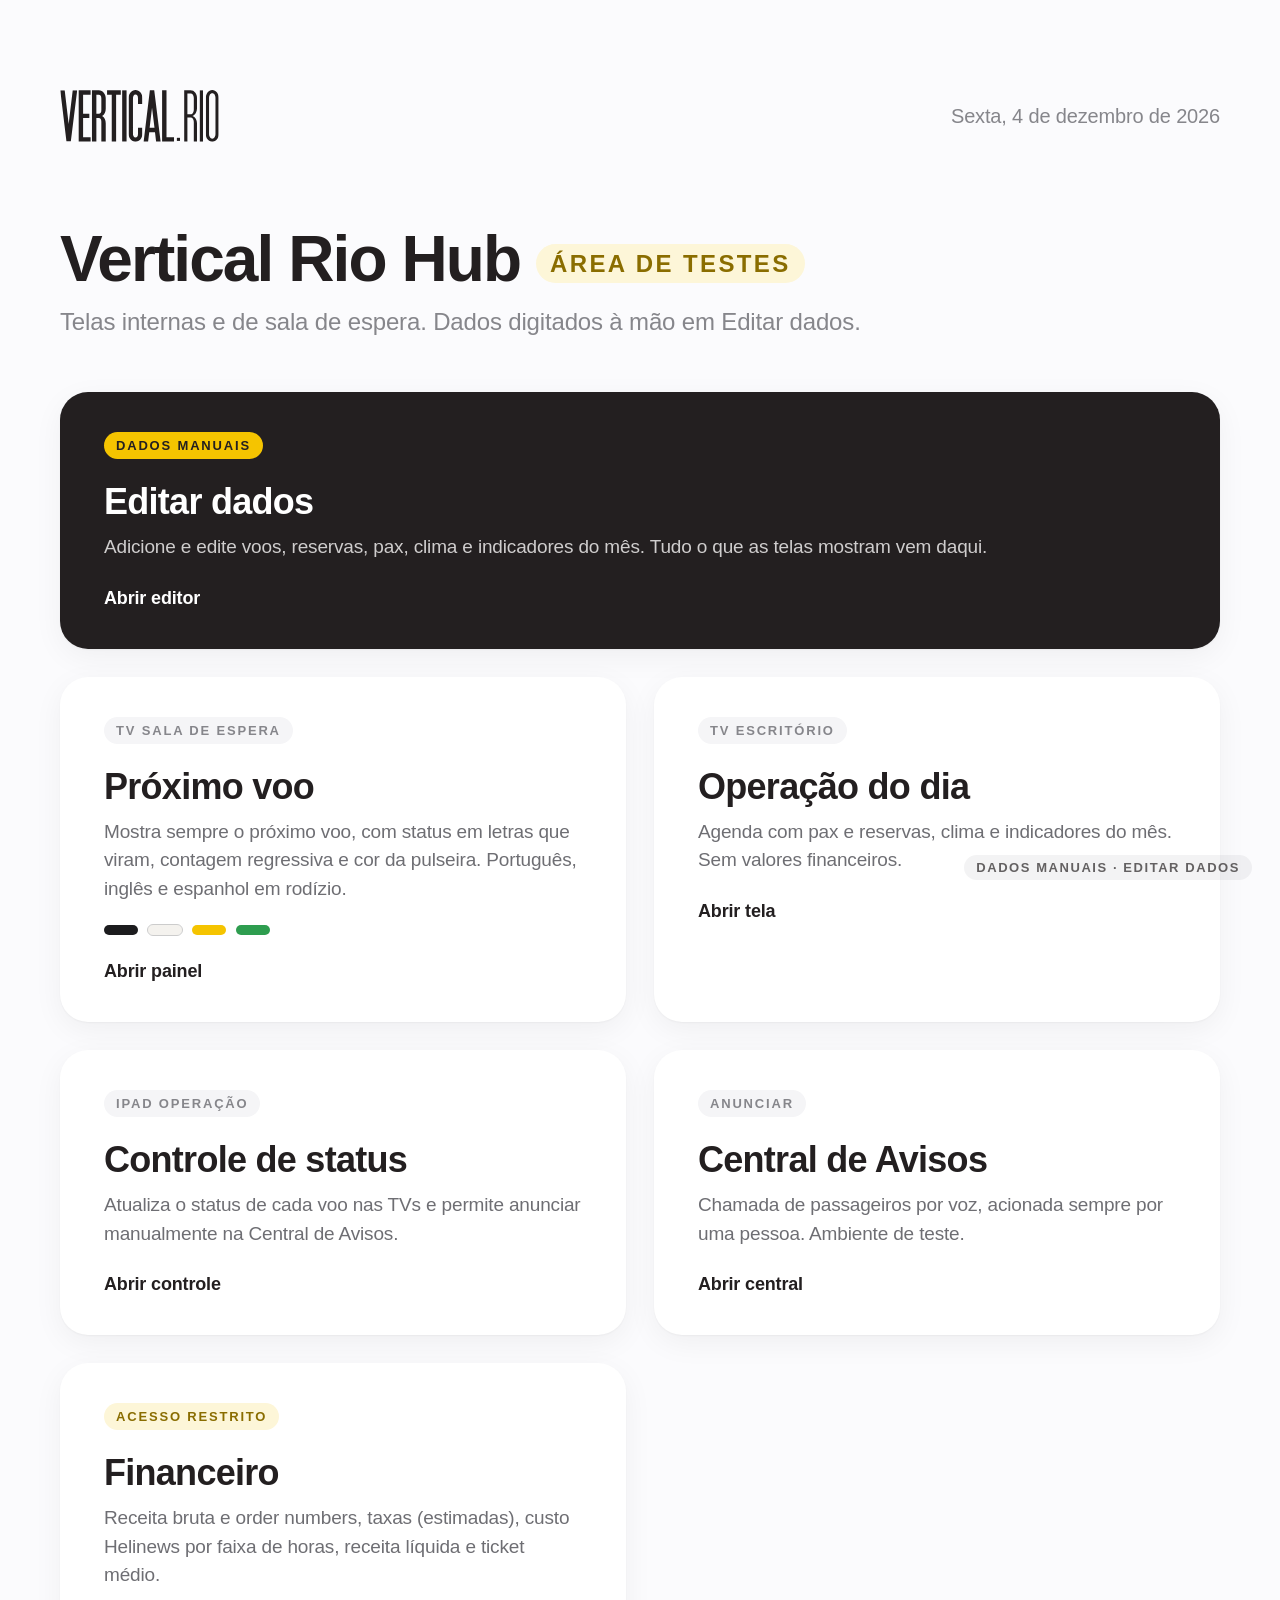
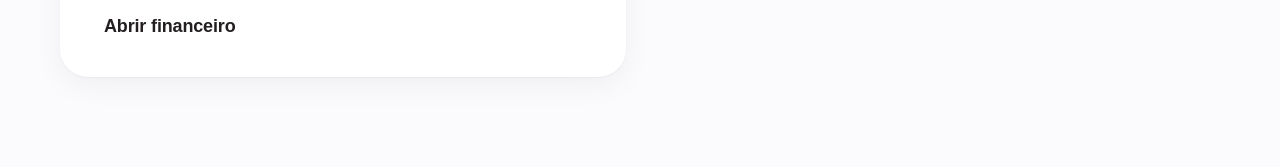
<file: index.html>
<!doctype html><html lang="pt-BR"><head><meta charset="utf-8"><title>Vertical Rio Hub</title>
<link rel="stylesheet" href="assets/base.css">
<style>
html,body{width:auto;height:auto;min-height:100vh;overflow:auto}
main{max-width:1440px;margin:0 auto;padding:90px 60px;animation:entra .6s ease}
.topo{display:flex;align-items:center;justify-content:space-between}.placa-logo{padding:0;background:none}.placa-logo img{height:52px}
.data{font-size:20px;color:var(--suave);font-weight:500}
h1{font-size:64px;font-weight:700;letter-spacing:-.03em;margin:80px 0 12px}
.sub{font-size:24px;color:var(--suave);margin-bottom:56px}
.grade{display:grid;grid-template-columns:repeat(2,1fr);gap:28px}
a.card{display:block;text-decoration:none;color:inherit;background:#fff;border-radius:28px;padding:40px 44px;box-shadow:0 1px 2px rgba(0,0,0,.04),0 8px 30px rgba(0,0,0,.05);transition:transform .25s ease,box-shadow .25s ease}
a.card:hover{transform:translateY(-4px);box-shadow:0 2px 4px rgba(0,0,0,.05),0 18px 50px rgba(0,0,0,.09)}
.tag{display:inline-block;font-size:13px;font-weight:600;letter-spacing:.14em;color:var(--suave);background:var(--card);padding:6px 12px;border-radius:999px}
.tag.r{background:#fdf6d8;color:#8a6d00}
.card h2{font-size:36px;font-weight:600;letter-spacing:-.02em;margin:22px 0 10px}.card p{font-size:19px;color:#6e6e73;line-height:1.5}
.card .ir{margin-top:26px;font-size:18px;font-weight:600}
.mini{display:flex;gap:10px;margin-top:22px}.mini i{width:34px;height:10px;border-radius:999px}
</style></head><body><main>
<div class="topo"><div class="placa-logo"><img src="assets/logo_vertical_rio.svg" alt="Vertical Rio"></div><div class="data" id="dt"></div></div>
<h1>Vertical Rio Hub <span style="font-size:24px;vertical-align:middle;background:#fdf6d8;color:#8a6d00;padding:6px 14px;border-radius:999px;letter-spacing:.1em">ÁREA DE TESTES</span></h1><div class="sub">Telas internas e de sala de espera. Dados digitados à mão em Editar dados.</div>
<div class="grade">
<a class="card" href="editar.html" style="grid-column:1/-1;background:var(--tinta);color:#fff"><span class="tag" style="background:#f5c400;color:var(--tinta)">DADOS MANUAIS</span><h2>Editar dados</h2><p style="color:#cfcdcd">Adicione e edite voos, reservas, pax, clima e indicadores do mês. Tudo o que as telas mostram vem daqui.</p><div class="ir">Abrir editor</div></a>
<a class="card" href="tv_sala_espera.html"><span class="tag">TV SALA DE ESPERA</span><h2>Próximo voo</h2><p>Mostra sempre o próximo voo, com status em letras que viram, contagem regressiva e cor da pulseira. Português, inglês e espanhol em rodízio.</p><div class="mini"><i style="background:#1c1c1e"></i><i style="background:#f4f2ee;outline:1px solid #ccc"></i><i style="background:#f5c400"></i><i style="background:#2e9d4f"></i></div><div class="ir">Abrir painel</div></a>
<a class="card" href="tv_escritorio.html"><span class="tag">TV ESCRITÓRIO</span><h2>Operação do dia</h2><p>Agenda com pax e reservas, clima e indicadores do mês. Sem valores financeiros.</p><div class="ir">Abrir tela</div></a>
<a class="card" href="ipad_operacao.html"><span class="tag">IPAD OPERAÇÃO</span><h2>Controle de status</h2><p>Atualiza o status de cada voo nas TVs e permite anunciar manualmente na Central de Avisos.</p><div class="ir">Abrir controle</div></a>
<a class="card" href="central_avisos.html"><span class="tag">ANUNCIAR</span><h2>Central de Avisos</h2><p>Chamada de passageiros por voz, acionada sempre por uma pessoa. Ambiente de teste.</p><div class="ir">Abrir central</div></a>
<a class="card" href="hub_financeiro.html"><span class="tag r">ACESSO RESTRITO</span><h2>Financeiro</h2><p>Receita bruta e order numbers, taxas (estimadas), custo Helinews por faixa de horas, receita líquida e ticket médio.</p><div class="ir">Abrir financeiro</div></a>
</div></main><div class="amostra">DADOS DE EXEMPLO</div>
<script>// sempre a versao mais nova (o GitHub Pages guarda cache por 10 min)
var _t=Date.now();document.write('<script src="assets/manual.js?t='+_t+'"><\/script><script src="assets/dados.js?t='+_t+'"><\/script>')</script>
<script>document.getElementById('dt').textContent=dataLonga();marcaOrigem(['Pulseira: cor atribuída em rodízio pelo hub','Código do voo (VR101, VR102…): gerado pelo hub, a Rezdy só tem horário e produto','Status do voo: automático pelo horário + ajuste manual no iPad','Clima (condição, vento, visibilidade, previsão da semana)','Taxas de plataforma e cartão: % fixo estimado (6,5% + 3,2%)','Horas voadas: estimadas pela duração do produto, não pelo tempo real de voo']);</script></body></html>
</file>
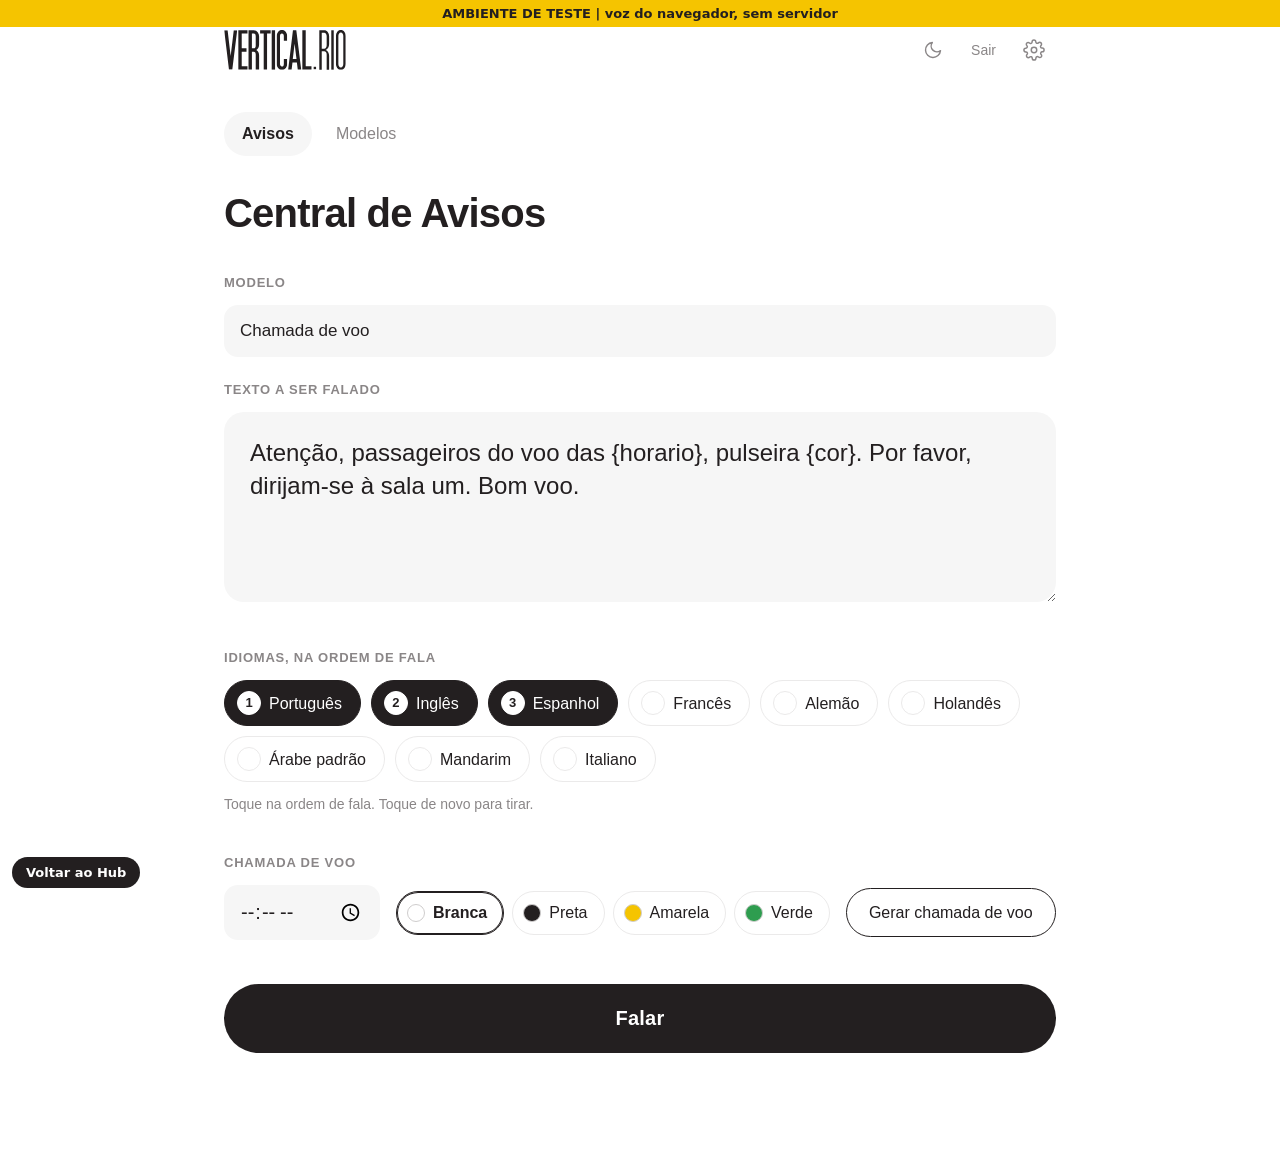
<file: central_avisos.html>
<!DOCTYPE html>
<html lang="pt-BR">
<head>
<meta charset="utf-8">
<meta name="viewport" content="width=device-width, initial-scale=1, viewport-fit=cover">
<meta name="referrer" content="strict-origin">
<meta name="theme-color" content="#ffffff">
<title>Vertical Rio · Central de Avisos</title>
<style>
  :root{--tinta:#231F20;--suave:#8a8687;--linha:#ebeaea;--fundo:#fff;--campo:#f6f6f6;--erro:#b3261e;--ok:#1e7d43}
  *{box-sizing:border-box}
  html{-webkit-text-size-adjust:100%}
  body{margin:0;background:var(--fundo);color:var(--tinta);font-family:-apple-system,BlinkMacSystemFont,"SF Pro Text","Segoe UI",Roboto,"Helvetica Neue",Arial,sans-serif;font-size:17px;line-height:1.45;-webkit-font-smoothing:antialiased}
  :lang(ar){font-family:"Noto Naskh Arabic","Geeza Pro","Segoe UI",Tahoma,sans-serif}
  :lang(zh){font-family:"PingFang SC","Noto Sans SC","Microsoft YaHei",sans-serif}
  header{display:flex;align-items:center;justify-content:space-between;max-width:880px;margin:0 auto;padding:28px max(24px,env(safe-area-inset-left)) 0}
  header img{height:40px;width:auto;display:block}
  .icone{width:44px;height:44px;border-radius:50%;border:none;background:transparent;color:var(--suave);cursor:pointer;display:flex;align-items:center;justify-content:center;transition:background .2s,color .2s}
  .icone:hover,.icone:focus-visible{background:var(--campo);color:var(--tinta);outline:none}
  main{max-width:880px;margin:0 auto;padding:40px 24px 64px}
  h1{font-size:40px;font-weight:600;letter-spacing:-.02em;margin:0 0 32px}
  .rot{display:block;font-size:13px;font-weight:600;letter-spacing:.06em;text-transform:uppercase;color:var(--suave);margin:0 0 12px}
  textarea,input,select{font:inherit;color:var(--tinta)}
  #texto{width:100%;min-height:190px;resize:vertical;border:none;border-radius:20px;background:var(--campo);padding:24px 26px;font-size:24px;line-height:1.4;outline:none;transition:box-shadow .2s}
  #texto:focus{box-shadow:0 0 0 2px var(--tinta)}
  section{margin-top:40px}
  .chips{display:flex;flex-wrap:wrap;gap:10px}
  .chip{display:inline-flex;align-items:center;gap:8px;border:1px solid var(--linha);background:var(--fundo);border-radius:999px;padding:10px 18px 10px 12px;font:inherit;font-size:16px;color:var(--tinta);cursor:pointer;min-height:44px;touch-action:manipulation;transition:background .15s,border-color .15s}
  .chip .n{width:24px;height:24px;border-radius:50%;border:1px solid var(--linha);display:inline-flex;align-items:center;justify-content:center;font-size:13px;font-weight:600}
  .chip[aria-pressed="true"]{background:var(--tinta);border-color:var(--tinta);color:var(--fundo)}
  .chip[aria-pressed="true"] .n{background:var(--fundo);color:var(--tinta);border-color:var(--fundo)}
  .dica{font-size:14px;color:var(--suave);margin:12px 0 0}
  .voo{display:flex;flex-wrap:wrap;gap:16px;align-items:center}
  .voo input[type=time]{border:none;background:var(--campo);border-radius:14px;padding:12px 16px;font-size:20px;min-height:52px;outline:none}
  .voo input[type=time]:focus{box-shadow:0 0 0 2px var(--tinta)}
  .cores{display:flex;flex-wrap:wrap;gap:8px}
  .cor{display:inline-flex;align-items:center;gap:8px;border:1px solid var(--linha);background:var(--fundo);border-radius:999px;padding:9px 16px 9px 10px;font:inherit;font-size:16px;color:var(--tinta);cursor:pointer;min-height:44px}
  .cor i{width:18px;height:18px;border-radius:50%;border:1px solid #cfcdcd;display:inline-block}
  .cor[aria-pressed="true"]{border-color:var(--tinta);box-shadow:inset 0 0 0 1px var(--tinta);font-weight:600}
  .sec{border:1px solid var(--tinta);background:var(--fundo);color:var(--tinta);border-radius:999px;padding:12px 22px;font:inherit;font-size:16px;font-weight:500;cursor:pointer;min-height:48px}
  .sec:hover{background:var(--campo)}
  #falar{display:block;width:100%;margin-top:44px;border:none;border-radius:999px;background:var(--tinta);color:var(--fundo);font:inherit;font-size:20px;font-weight:600;letter-spacing:.01em;padding:20px;cursor:pointer;min-height:64px;transition:opacity .2s,transform .1s}
  #falar:active{transform:scale(.99)}
  #falar.parar{background:#c62828;color:#fff;box-shadow:0 0 0 4px rgba(198,40,40,.22)}
  body.noite #falar.parar{background:#ef5350;color:#fff;box-shadow:0 0 0 4px rgba(239,83,80,.3)}
  button:disabled{opacity:.45;cursor:default}
  #status{min-height:24px;margin-top:16px;text-align:center;font-size:15px;color:var(--suave);white-space:pre-line}
  #status.erro{color:var(--erro)} #status.ok{color:var(--ok)}
  /* painel de configurações */
  #veu{position:fixed;inset:0;background:rgba(35,31,32,.25);opacity:0;pointer-events:none;transition:opacity .2s;z-index:9}
  #painel{position:fixed;top:0;right:0;height:100%;width:min(420px,100%);background:var(--fundo);z-index:10;transform:translateX(100%);transition:transform .25s ease,visibility .25s;padding:28px 28px 40px;overflow-y:auto;visibility:hidden}
  body.cfg #veu{opacity:1;pointer-events:auto} body.cfg #painel{transform:none;visibility:visible;box-shadow:-20px 0 60px rgba(0,0,0,.08)}
  #painel h2{font-size:22px;font-weight:600;margin:6px 0 32px;display:flex;justify-content:space-between;align-items:center}
  #painel label{display:block;font-size:14px;font-weight:600;margin:24px 0 8px}
  #painel input[type=password],#painel select{width:100%;border:none;background:var(--campo);border-radius:12px;padding:12px 14px;font-size:16px;outline:none}
  #painel small{display:block;color:var(--suave);font-size:13px;margin-top:8px}
  .gongo{display:flex;align-items:center;justify-content:space-between;gap:10px;padding:10px 0;border-bottom:1px solid var(--linha)}
  .gongo label{margin:0!important;font-weight:400!important;display:flex!important;align-items:center;gap:10px;cursor:pointer;font-size:15px!important}
  .gongo button{border:none;background:var(--campo);border-radius:999px;padding:7px 14px;font:inherit;font-size:14px;cursor:pointer}
  .linhaBt{display:flex;gap:10px;flex-wrap:wrap;margin-top:12px}
  /* modo noturno (v5): o que é preto vira branco */
  body.noite{--tinta:#fff;--fundo:#231F20;--campo:#353031;--linha:#4d4748;--suave:#c4bfc0;--erro:#ff9a90;--ok:#86dc9b;color-scheme:dark}
  body.noite header img,body.noite #travaLogo{filter:brightness(0) invert(1)}
  body.noite #veu{background:rgba(0,0,0,.5)}
  #tema{color:var(--suave)}
  /* abas e modelos (v5) */
  .abas{display:flex;gap:6px;margin:0 0 28px}
  .abas button{border:none;background:transparent;font:inherit;font-size:16px;color:var(--suave);padding:10px 18px;border-radius:999px;cursor:pointer;min-height:44px}
  .abas button[aria-selected="true"]{background:var(--campo);color:var(--tinta);font-weight:600}
  .selModelo,.campoM{width:100%;border:none;background:var(--campo);border-radius:14px;padding:12px 16px;font-size:17px;min-height:52px;outline:none;margin-bottom:24px;-webkit-appearance:none;appearance:none}
  textarea.campoM{min-height:76px;resize:vertical;font-size:16px;line-height:1.4}
  .modelo{display:flex;justify-content:space-between;align-items:center;gap:12px;padding:16px 0;border-bottom:1px solid var(--linha)}
  .modelo .trad{font-size:13px;margin-top:4px} .modelo b{font-weight:600} .modelo span{display:block;color:var(--suave);font-size:14px;margin-top:2px}
  .modelo .bt{display:flex;gap:6px;flex-wrap:wrap;justify-content:flex-end}
  .modelo .bt button{border:none;background:var(--campo);border-radius:999px;padding:8px 14px;font:inherit;font-size:14px;cursor:pointer;min-height:40px}
  #editor{margin-top:32px;padding-top:24px;border-top:1px solid var(--linha)}
  /* trava (v5) */
  .acoes{display:flex;align-items:center;gap:4px}
  #bloquear{border:none;background:transparent;color:var(--suave);font:inherit;font-size:14px;padding:10px 12px;border-radius:999px;cursor:pointer;min-height:44px}
  #bloquear:hover,#bloquear:focus-visible{background:var(--campo);color:var(--tinta);outline:none}
  #trava{position:fixed;inset:0;background:var(--fundo);z-index:30;display:none;overflow-y:auto}
  body.travada #trava{display:block} body.travada>header,body.travada>main,body.travada #painel,body.travada #veu{display:none}
  .travaIn{max-width:420px;margin:0 auto;padding:max(56px,env(safe-area-inset-top)) 24px 48px}
  .travaIn img{height:40px;width:auto;display:block;margin-bottom:56px}
  .travaIn h1{font-size:32px;margin:0 0 12px}
  .travaIn p{color:var(--suave);font-size:15px;margin:0 0 24px}
  .travaIn label{display:block;font-size:14px;font-weight:600;margin:20px 0 8px}
  .travaIn input{width:100%;border:none;background:var(--campo);border-radius:14px;padding:14px 16px;font-size:18px;outline:none;min-height:52px}
  .travaIn input:focus{box-shadow:0 0 0 2px var(--tinta)}
  .travaIn button.prim{display:block;width:100%;margin-top:28px;border:none;border-radius:999px;background:var(--tinta);color:var(--fundo);font:inherit;font-size:18px;font-weight:600;padding:16px;cursor:pointer;min-height:56px}
  #travaMsg{min-height:22px;margin-top:16px;font-size:14px;color:var(--suave);text-align:center}
  .travaIn small{display:block;color:var(--suave);font-size:13px;margin-top:28px;line-height:1.5}
  #painel input[type=text]{width:100%;border:none;background:var(--campo);border-radius:12px;padding:12px 14px;font-size:16px;outline:none}
  #painel input+input{margin-top:8px}
  @media (max-width:600px){
    header{padding-top:18px} header img{height:32px}
    main{padding:32px 18px 48px} h1{font-size:30px;margin-bottom:28px}
    #texto{font-size:20px;min-height:170px;padding:18px 20px;border-radius:16px}
    section{margin-top:36px} #falar{margin-top:40px}
    .voo .sec{width:100%}
  }
</style>
</head>
<body>
<header>
  <img src="[data-uri]" alt="Vertical Rio" width="122" height="40">
  <div class="acoes"><button class="icone" id="tema" type="button" aria-label="Modo noturno" title="Modo noturno" aria-pressed="false"><svg id="icoLua" width="20" height="20" viewBox="0 0 24 24" fill="none" stroke="currentColor" stroke-width="1.7" stroke-linecap="round" stroke-linejoin="round" aria-hidden="true"><path d="M21 12.8A9 9 0 1 1 11.2 3a7 7 0 0 0 9.8 9.8z"/></svg><svg id="icoSol" width="20" height="20" viewBox="0 0 24 24" fill="none" stroke="currentColor" stroke-width="1.7" stroke-linecap="round" aria-hidden="true" style="display:none"><circle cx="12" cy="12" r="4"/><path d="M12 2v2M12 20v2M4.9 4.9l1.4 1.4M17.7 17.7l1.4 1.4M2 12h2M20 12h2M4.9 19.1l1.4-1.4M17.7 6.3l1.4-1.4"/></svg></button><button id="bloquear" type="button" title="Sair deste aparelho">Sair</button>
  <button class="icone" id="abrirCfg" type="button" aria-label="Configurações" title="Configurações">
    <svg width="22" height="22" viewBox="0 0 24 24" fill="none" stroke="currentColor" stroke-width="1.6" stroke-linecap="round" stroke-linejoin="round" aria-hidden="true"><circle cx="12" cy="12" r="3"/><path d="M19.4 15a1.65 1.65 0 0 0 .33 1.82l.06.06a2 2 0 1 1-2.83 2.83l-.06-.06a1.65 1.65 0 0 0-1.82-.33 1.65 1.65 0 0 0-1 1.51V21a2 2 0 1 1-4 0v-.09a1.65 1.65 0 0 0-1-1.51 1.65 1.65 0 0 0-1.82.33l-.06.06a2 2 0 1 1-2.83-2.83l.06-.06a1.65 1.65 0 0 0 .33-1.82 1.65 1.65 0 0 0-1.51-1H3a2 2 0 1 1 0-4h.09a1.65 1.65 0 0 0 1.51-1 1.65 1.65 0 0 0-.33-1.82l-.06-.06a2 2 0 1 1 2.83-2.83l.06.06a1.65 1.65 0 0 0 1.82.33h0a1.65 1.65 0 0 0 1-1.51V3a2 2 0 1 1 4 0v.09a1.65 1.65 0 0 0 1 1.51h0a1.65 1.65 0 0 0 1.82-.33l.06-.06a2 2 0 1 1 2.83 2.83l-.06.06a1.65 1.65 0 0 0-.33 1.82v0a1.65 1.65 0 0 0 1.51 1H21a2 2 0 1 1 0 4h-.09a1.65 1.65 0 0 0-1.51 1z"/></svg>
  </button></div>
</header>
<main>
  <nav class="abas" role="tablist"><button type="button" role="tab" id="abaChamada" aria-selected="true">Avisos</button><button type="button" role="tab" id="abaModelos" aria-selected="false">Modelos</button></nav>
  <div id="vistaChamada">
  <h1>Central de Avisos</h1>
  <label class="rot" for="modelo">Modelo</label>
  <select id="modelo" class="selModelo"></select>
  <label class="rot" for="texto">Texto a ser falado</label>
  <textarea id="texto" maxlength="600" spellcheck="true" autocomplete="off"></textarea>

  <section>
    <span class="rot" id="rotIdiomas">Idiomas, na ordem de fala</span>
    <div class="chips" id="idiomas" role="group" aria-labelledby="rotIdiomas"></div>
    <p class="dica" id="ordem"></p>
  </section>

  <section>
    <span class="rot">Chamada de voo</span>
    <div class="voo">
      <input id="hora" type="time" aria-label="Horário do voo">
      <div class="cores" id="cores" role="group" aria-label="Cor da pulseira"></div>
      <button class="sec" id="gerar" type="button">Gerar chamada de voo</button>
    </div>
    <p class="dica" id="rezdyInfo" hidden></p>
  </section>

  <button id="falar" type="button">Falar</button>
  <div id="status" role="status" aria-live="polite"></div>
  </div>
  <div id="vistaModelos" hidden>
    <h1>Modelos</h1>
    <p class="dica" style="margin:-16px 0 24px">Use {horario} e {cor} onde entram o horário e a cor da pulseira. As traduções são opcionais: se preenchidas, são usadas no lugar da tradução automática.</p>
    <div id="listaModelos"></div>
    <button class="sec" id="novoModelo" type="button" style="margin-top:20px">Novo modelo</button>
    <form id="editor" hidden>
      <label class="rot" for="mNome">Nome do modelo</label>
      <input id="mNome" class="campoM" type="text" maxlength="60" autocomplete="off">
      <div id="mTextos"></div>
      <div class="linhaBt"><button class="sec" id="mSalvar" type="submit">Salvar modelo</button><button class="sec" id="mCancelar" type="button">Cancelar</button></div>
      <p id="mStatus" class="dica"></p>
    </form>
  </div>
</main>

<div id="trava" role="dialog" aria-modal="true" aria-labelledby="travaTit">
  <form class="travaIn" id="travaForm" autocomplete="off">
    <img id="travaLogo" alt="Vertical Rio">
    <h1 id="travaTit">Entrar</h1>
    <p id="travaTxt"></p>
    <label for="tSenha" id="rotSenha">Senha</label>
    <input id="tSenha" type="password" inputmode="numeric" autocomplete="current-password" enterkeyhint="go">
    <button class="prim" id="entrar" type="submit">Entrar</button>
    <div id="travaMsg" role="status" aria-live="polite"></div>
    <small id="travaNota"></small>
  </form>
</div>

<div id="veu"></div>
<aside id="painel" aria-label="Configurações" aria-hidden="true">
  <h2>Configurações <button class="icone" id="fecharCfg" type="button" aria-label="Fechar">
    <svg width="20" height="20" viewBox="0 0 24 24" fill="none" stroke="currentColor" stroke-width="1.8" stroke-linecap="round" aria-hidden="true"><path d="M6 6l12 12M18 6L6 18"/></svg></button></h2>
  <label>Acesso</label>
  <small>Este aparelho fica liberado por cerca de 180 dias depois da senha. A chave da Google fica só no servidor. Para trocar a senha de todos, o responsável muda a senha no Netlify.</small>
  <div class="linhaBt"><button class="sec" id="sairAparelho" type="button">Sair deste aparelho</button></div>
  <label>Gongo</label>
  <div id="gongos" role="radiogroup" aria-label="Gongo"></div>
  <label for="genero">Voz</label>
  <select id="genero"><option value="feminina">Feminina (Sulafat)</option><option value="masculina">Masculina (Algieba)</option></select>
  <label for="sotaque">Espanhol</label>
  <select id="sotaque"><option value="es-ES">Espanha (es-ES)</option><option value="es-US">América Latina (es-US)</option></select>
  <label for="vel">Velocidade da fala: <span id="velTxt">0.95</span></label>
  <input id="vel" type="range" min="0.75" max="1.2" step="0.05" value="0.95" style="width:100%">
  <small>Voz Chirp 3 HD escolhida acima, a mesma nos 9 idiomas.</small>
  <p id="statusCfg" class="dica"></p>
</aside>

<script>/* AMBIENTE DE TESTE: sem servidor, sem chave. Voz pelo navegador. */
(function(){var SIL='[base64]';var of=window.fetch;
function J(o,s){return Promise.resolve(new Response(JSON.stringify(o),{status:s||200,headers:{'Content-Type':'application/json'}}))}
window.fetch=function(u,o){u=String(u);var c={};try{c=JSON.parse((o&&o.body)||'{}')}catch(e){}
if(u.indexOf('/api/sessao')>=0||u.indexOf('/api/login')>=0||u.indexOf('/api/logout')>=0)return J({ok:true});
if(u.indexOf('/api/translate')>=0){var q=[].concat(c.q||[]);return J({data:{translations:q.map(function(t){return{translatedText:t}})}})}
if(u.indexOf('/api/tts')>=0){try{var s=new SpeechSynthesisUtterance(c.texto||'');s.lang='pt-BR';s.rate=c.velocidade||1;speechSynthesis.speak(s)}catch(e){}return J({audioContent:SIL})}
return of.apply(this,arguments)};
var p=new URLSearchParams(location.search);window.__VR_PREFILL={voo:p.get('voo'),pulseira:p.get('pulseira'),status:p.get('status'),hora:p.get('hora')};
document.addEventListener('DOMContentLoaded',function(){var d=document.createElement('div');d.textContent='AMBIENTE DE TESTE  |  voz do navegador, sem servidor'+(p.get('voo')?'  |  voo '+p.get('voo')+', pulseira '+(p.get('pulseira')||'')+', '+(p.get('status')||''):'');d.style.cssText='position:fixed;top:0;left:0;right:0;z-index:99999;background:#f5c400;color:#231F20;font:600 13px system-ui;text-align:center;padding:6px';document.body.appendChild(d);var a=document.createElement('a');a.href='index.html';a.textContent='Voltar ao Hub';a.style.cssText='position:fixed;bottom:12px;left:12px;z-index:99999;background:#231F20;color:#fff;padding:8px 14px;border-radius:20px;font:600 13px system-ui;text-decoration:none';document.body.appendChild(a)});
})();</script><script>// voos do dia (Rezdy) para preencher a chamada vinda do iPad
document.write('<script src="assets/manual.js?t='+Date.now()+'"><\/script>')</script>
<script id="logica">
/* ===== LÓGICA PURA (testável sem navegador) ===== */
var IDIOMAS = [
  {c:'pt', nome:'Português', rot:'PT', tts:'pt-BR', tr:'pt', html:'pt-BR'},
  {c:'en', nome:'Inglês', rot:'EN', tts:'en-US', tr:'en', html:'en'},
  {c:'es', nome:'Espanhol', rot:'ES', tts:'es-ES', tr:'es', html:'es'},
  {c:'fr', nome:'Francês', rot:'FR', tts:'fr-FR', tr:'fr', html:'fr'},
  {c:'de', nome:'Alemão', rot:'DE', tts:'de-DE', tr:'de', html:'de'},
  {c:'nl', nome:'Holandês', rot:'NL', tts:'nl-NL', tr:'nl', html:'nl'},
  {c:'ar', nome:'Árabe padrão', rot:'AR', tts:'ar-XA', tr:'ar', html:'ar', rtl:true},
  {c:'zh', nome:'Mandarim', rot:'ZH', tts:'cmn-CN', tr:'zh-CN', html:'zh-CN'},
  {c:'it', nome:'Italiano', rot:'IT', tts:'it-IT', tr:'it', html:'it'}
];
var COD = IDIOMAS.map(function(i){ return i.c; });
function info(c){ for(var i=0;i<IDIOMAS.length;i++) if(IDIOMAS[i].c===c) return IDIOMAS[i]; return null; }

/* Voz: Chirp 3 HD Sulafat (feminina) nos 9 idiomas. O russo saiu da lista (não há Sulafat em russo) e entrou o italiano.
   Se algum idioma futuro não tiver a Sulafat, ponha aqui a voz feminina usada no lugar. */
var VOZ_PADRAO = 'Sulafat';
var VOZ_SUBSTITUTA = {};
/* Voz masculina Chirp 3 HD (opcional nas configurações). Vazia = opção desabilitada. */
var VOZ_MASCULINA = 'Algieba';
function voz(c, sotaque, genero){
  var i = info(c); if(!i) return null;
  var lang = c==='es' ? (sotaque==='es-US' ? 'es-US' : 'es-ES') : i.tts;
  if(genero==='masculina' && VOZ_MASCULINA) return {lang:lang, name:lang+'-Chirp3-HD-'+VOZ_MASCULINA, substituta:false};
  var v = VOZ_SUBSTITUTA[c] || VOZ_PADRAO;
  return {lang:lang, name:lang+'-Chirp3-HD-'+v, substituta:!!VOZ_SUBSTITUTA[c]};
}

var CORES_PADRAO = 'branca | white | blanca | blanc | weiß | wit | أبيض | 白色 | bianco\n'+
                   'preta | black | negra | noir | schwarz | zwart | أسود | 黑色 | nero\n'+
                   'amarela | yellow | amarilla | jaune | gelb | geel | أصفر | 黄色 | giallo\n'+
                   'verde | green | verde | vert | grün | groen | أخضر | 绿色 | verde';
var CORES_VERSAO = '2';
function splitCores(txt){
  return String(txt||'').split('\n').map(function(l){return l.split('|').map(function(x){return x.trim();});})
    .filter(function(p){return p.length>=3 && p[0] && p[1] && p[2];});
}
var CORES_BASE = {};
splitCores(CORES_PADRAO).forEach(function(p){ CORES_BASE[p[0].toLowerCase()] = p; });
/* aceita o formato antigo (pt | en | es) e completa os outros idiomas das cores padrão */
function parseCores(txt){
  return splitCores(txt).map(function(p){
    var b = CORES_BASE[p[0].toLowerCase()] || [], o = {};
    COD.forEach(function(c, i){ o[c] = p[i] || b[i] || ''; });
    return o;
  });
}

var PT_UN = ['zero','um','dois','três','quatro','cinco','seis','sete','oito','nove','dez','onze','doze','treze','catorze','quinze','dezesseis','dezessete','dezoito','dezenove'];
var PT_DEZ = ['','','vinte','trinta','quarenta','cinquenta'];
function ptNum(n, fem){
  var u = function(k){ if(fem && k===1) return 'uma'; if(fem && k===2) return 'duas'; return PT_UN[k]; };
  if(n<20) return u(n);
  var d=Math.floor(n/10), r=n%10;
  return PT_DEZ[d] + (r ? ' e ' + u(r) : '');
}
function horaPT(h, m){
  var base, art;
  /* sem artigo: o modelo já traz "das {horario}"; corrigeArtigoPT ajusta para "da uma", "do meio-dia" */
  if(h===0) base='meia-noite'; else if(h===12) base='meio-dia'; else base=ptNum(h,true);
  return base + (m ? ' e ' + ptNum(m,false) : '');
}
var EN_UN = ['zero','one','two','three','four','five','six','seven','eight','nine','ten','eleven','twelve','thirteen','fourteen','fifteen','sixteen','seventeen','eighteen','nineteen'];
var EN_DEZ = ['','','twenty','thirty','forty','fifty'];
function enNum(n){ if(n<20) return EN_UN[n]; var d=Math.floor(n/10), r=n%10; return EN_DEZ[d] + (r ? '-' + EN_UN[r] : ''); }
function horaEN(h, m){
  if(h===0 && m===0) return 'midnight';
  if(h===12 && m===0) return 'twelve noon';
  var h12 = h%12 || 12;
  if(m===0) return enNum(h12) + " o'clock";
  if(m<10) return enNum(h12) + ' oh ' + enNum(m);
  return enNum(h12) + ' ' + enNum(m);
}
var ES_UN = ['cero','uno','dos','tres','cuatro','cinco','seis','siete','ocho','nueve','diez','once','doce','trece','catorce','quince','dieciséis','diecisiete','dieciocho','diecinueve','veinte','veintiuno','veintidós','veintitrés','veinticuatro','veinticinco','veintiséis','veintisiete','veintiocho','veintinueve'];
var ES_DEZ = ['','','','treinta','cuarenta','cincuenta'];
function esNum(n){ if(n<30) return ES_UN[n]; var d=Math.floor(n/10), r=n%10; return ES_DEZ[d] + (r ? ' y ' + ES_UN[r] : ''); }
function horaES(h, m){
  if(h===0 && m===0) return 'de la medianoche';
  if(h===12 && m===0) return 'del mediodía';
  var h12 = h%12 || 12;
  var hora = (h12===1) ? 'la una' : 'las ' + esNum(h12);
  var min = '';
  if(m===15) min=' y cuarto'; else if(m===30) min=' y media'; else if(m>0) min=' y ' + esNum(m);
  return 'de ' + hora + min;
}
/* idiomas novos: horário em algarismos de 24 h (ex.: 15:30); a voz lê no próprio idioma */
function horaNum(h, m){ return (h<10?'0':'')+h+':'+(m<10?'0':'')+m; }
function horaIdioma(c, t){
  if(c==='pt') return horaPT(t.h,t.m);
  if(c==='en') return horaEN(t.h,t.m);
  if(c==='es') return horaES(t.h,t.m);
  return horaNum(t.h,t.m);
}
function parseHora(v){
  var r = /^(\d{1,2}):(\d{2})$/.exec(String(v||'').trim());
  if(!r) return null;
  var h=+r[1], m=+r[2];
  if(h>23 || m>59) return null;
  return {h:h, m:m};
}

/* ===== Modelo padrão da chamada de voo (texto da v3, com "sala um") ===== */
var MARCADORES = ['horario','cor'];
function marcadoresTexto(t){ return (String(t||'').match(/\{([^{}]*)\}/g)||[]).map(function(x){return x.slice(1,-1);}); }
function aplicaModelo(tpl, valores){
  return String(tpl).replace(/\{(horario|cor)\}/g, function(_, k){ return valores[k]; }).replace(/\s+/g,' ').trim();
}
function corrigeArtigoPT(t){
  return String(t).replace(/\b(das|da|do) (uma|meia-noite)\b/g, 'da $2').replace(/\b(das|da|do) meio-dia\b/g, 'do meio-dia');
}
var MODELO = {
  pt:'Atenção, passageiros do voo das {horario}, pulseira {cor}. Por favor, dirijam-se à sala um. Bom voo.',
  en:'Attention, passengers on the {horario} flight, {cor} wristband. Please proceed to room one. Have a nice flight.',
  es:'Atención, pasajeros del vuelo {horario}, pulsera {cor}. Por favor, diríjanse a la sala uno. Buen vuelo.',
  fr:'Attention, passagers du vol de {horario}, bracelet {cor}. Veuillez vous rendre à la salle un. Bon vol.',
  de:'Achtung, Passagiere des Flugs um {horario}, Armband {cor}. Bitte begeben Sie sich zu Raum eins. Guten Flug.',
  nl:'Attentie, passagiers van de vlucht van {horario}, polsbandje {cor}. Gaat u alstublieft naar zaal één. Goede vlucht.',
  ar:'انتباه، ركاب رحلة الساعة {horario}، السوار {cor}. يرجى التوجه إلى القاعة رقم واحد. رحلة سعيدة.',
  zh:'请注意，{horario}航班、{cor}腕带的乘客，请前往一号厅。祝您旅途愉快。',
  it:'Attenzione, passeggeri del volo delle {horario}, braccialetto {cor}. Si prega di recarsi alla sala uno. Buon volo.'
};
/* o encerramento ("Bom voo.") já faz parte do texto de cada idioma acima; não é anexado em separado */
var ENCERRAMENTO_REF = {"pt": "Bom voo.", "en": "Have a nice flight.", "es": "Buen vuelo.", "fr": "Bon vol.", "de": "Guten Flug.", "nl": "Goede vlucht.", "ar": "رحلة سعيدة.", "zh": "祝您旅途愉快。", "it": "Buon volo."};
/* modelos embutidos: não podem ser apagados, só duplicados */
var MODELOS_EMBUTIDOS = [
  {id:'voo', nome:'Chamada de voo', fixo:true, textos:MODELO}
];
var COR_HEX = {branca:'#ffffff', preta:'#231F20', amarela:'#f5c400', verde:'#2e9d4f'};
var CORES = parseCores(CORES_PADRAO);
function corPorPt(pt){ for(var i=0;i<CORES.length;i++) if(CORES[i].pt===pt) return CORES[i]; return null; }
/* texto da chamada num idioma; t={h,m}; cor = objeto de parseCores */
function valoresIdioma(c, t, cor){ return {horario: t ? horaIdioma(c, t) : '', cor: cor ? (cor[c] || cor.en) : ''}; }
function chamadaIdioma(c, t, cor, modelo){ var m=(modelo||MODELOS_EMBUTIDOS[0]).textos, r=aplicaModelo(m[c], valoresIdioma(c, t, cor)); return c==='pt' ? corrigeArtigoPT(r) : r; }
/* sequência a falar: [{c, texto, traduzir}] */
function planoFala(texto, idiomas, chamada){
  return idiomas.map(function(c){
    if(chamada){
      var m=chamada.modelo||MODELOS_EMBUTIDOS[0];
      if(m.textos[c]) return {c:c, texto:chamadaIdioma(c, chamada.t, chamada.cor, m), traduzir:false};
      /* sem tradução salva: traduz o modelo com marcadores protegidos e preenche depois */
      return {c:c, texto:m.textos.pt, traduzir:c!=='pt', preencher:valoresIdioma(c, chamada.t, chamada.cor)};
    }
    return {c:c, texto:texto, traduzir:c!=='pt'};
  });
}

/* ===== Tradução (Cloud Translation v2). Os marcadores viajam protegidos; os valores nunca são enviados. ===== */
var URL_TRADUCAO = '/api/translate', URL_TTS = '/api/tts';
function escHtml(s){ return String(s).replace(/&/g,'&amp;').replace(/</g,'&lt;').replace(/>/g,'&gt;'); }
function protege(t){ return escHtml(t).replace(/\{(horario|cor)\}/g, '<span translate="no">{$1}</span>'); }
function decodeEnt(s){
  return String(s).replace(/&(#\d+|#x[0-9a-f]+|amp|lt|gt|quot|apos|nbsp);/gi, function(_, e){
    e = e.toLowerCase();
    if(e.charAt(0)==='#') return String.fromCodePoint(e.charAt(1)==='x' ? parseInt(e.slice(2),16) : parseInt(e.slice(1),10));
    return {amp:'&', lt:'<', gt:'>', quot:'"', apos:"'", nbsp:' '}[e];
  });
}
function restauraMarcadores(html){
  return decodeEnt(String(html||'')
      .replace(/<span[^>]*translate\s*=\s*["']?no["']?[^>]*>\s*\{\s*(horario|cor)\s*\}\s*<\/span>/gi, '{$1}')
      .replace(/<[^>]*>/g, ''))
    .replace(/\s+/g,' ').replace(/\s+([,.;:!?،。，])/g,'$1').trim();
}
function pedidoTraducao(textos, fonte, alvo){
  return {url:URL_TRADUCAO, corpo:{q:textos.map(protege), source:info(fonte).tr, target:info(alvo).tr, format:'html'}};
}

function msgErroHttp(status, corpo, api){
  var o=null; try{ o=typeof corpo==='string' ? JSON.parse(corpo) : corpo; }catch(e){}
  o=o||{}; var nomeApi = api==='tr' ? 'Cloud Translation' : 'Text-to-Speech';
  if(status===401) return 'Sessão encerrada. Digite a senha de novo.';
  if(status===503 && o.erro==='config') return 'O servidor ainda não foi configurado. Avise o responsável.';
  if(status===429) return 'Muitos pedidos. Aguarde um pouco e tente de novo.';
  if(status===400 && o.erro==='texto_grande') return 'Texto longo demais para um anúncio (máximo '+(o.max||1500)+' caracteres por idioma).';
  if(status===400) return 'Pedido recusado pelo servidor ('+(o.erro||'400')+').';
  if(o.erro==='google'){
    var m=o.motivo;
    if(m==='chave_invalida') return 'A chave da Google no servidor é inválida. Avise o responsável.';
    if(m==='chave_bloqueada') return 'A chave da Google no servidor está bloqueada para a API ' + nomeApi + '. Avise o responsável.';
    if(m==='api_desativada') return 'A API ' + nomeApi + ' não está ativada no projeto do Google Cloud.';
    if(m==='faturamento') return 'O faturamento do projeto Google Cloud não está ativo.';
    if(m==='cota') return 'Limite de uso atingido na API ' + nomeApi + '. Tente mais tarde.';
    if(m==='rede' || m==='indisponivel') return 'Serviço da Google indisponível no momento. Tente de novo.';
    return 'A Google recusou o pedido na API ' + nomeApi + ' (' + (o.status||status) + ').';
  }
  if(status>=500) return 'Servidor indisponível no momento. Tente de novo.';
  return 'Erro inesperado (' + status + ').';
}

/* ===== Gongos: Marimba (padrão) é a amostra gongo_C.mp3 embutida; os outros são gerados via Web Audio ===== */
var GONGO_PADRAO = 'marimba';
var GONGO_C_MP3 = '[data-uri]';
var GONGOS = [
  {id:'marimba', nome:'Marimba (padrão)'},
  {id:'aeroporto', nome:'Aeroporto (3 tons descendentes)'},
  {id:'dingdong', nome:'Ding-dong (2 tons)'},
  {id:'ascendente', nome:'Quatro tons ascendentes'},
  {id:'sino', nome:'Sino suave'}
];
/* fontes de áudio do anúncio em curso, para o botão Parar */
var coletorFontes=null;
function registraFonte(n){ if(coletorFontes) coletorFontes.push(n); return n; }
function tom(ac, t, fq, parciais, amps, dur, tipo){
  parciais.forEach(function(mult, j){
    var o=ac.createOscillator(), g=ac.createGain();
    o.type=tipo||'sine'; o.frequency.value=fq*mult;
    g.gain.setValueAtTime(0.0001,t); g.gain.exponentialRampToValueAtTime(amps[j],t+0.02);
    g.gain.exponentialRampToValueAtTime(0.0001,t+dur);
    registraFonte(o); o.connect(g); g.connect(ac.destination); o.start(t); o.stop(t+dur+0.1);
  });
  return t+dur;
}
/* agenda o gongo a partir de t0 e devolve o instante em que termina */
var gongoCBuf=null, gongoCProm=null;
function b64Mp3ParaBuffer(uri){ var bin=atob(uri.split(',')[1]), u=new Uint8Array(bin.length); for(var i=0;i<bin.length;i++) u[i]=bin.charCodeAt(i); return u.buffer; }
/* decodifica a amostra uma vez (forma com callbacks, compatível com Safari antigo) */
function carregaGongoC(ac){
  if(gongoCBuf) return Promise.resolve(gongoCBuf);
  if(!gongoCProm) gongoCProm = new Promise(function(ok, falha){
    var r = ac.decodeAudioData(b64Mp3ParaBuffer(GONGO_C_MP3), function(b){ gongoCBuf=b; ok(b); }, function(e){ gongoCProm=null; falha(e||new Error('Falha ao carregar o gongo.')); });
    if(r && r.catch) r.catch(function(){});
  });
  return gongoCProm;
}
/* garante que o gongo escolhido está pronto antes de agendar */
function preparaGongo(ac, tipo){ return tipo===GONGO_PADRAO ? carregaGongoC(ac) : Promise.resolve(null); }
function agendaGongo(ac, t0, tipo){
  var fim = t0;
  if(tipo===GONGO_PADRAO){
    if(gongoCBuf){ var s=registraFonte(ac.createBufferSource()); s.buffer=gongoCBuf; s.connect(ac.destination); s.start(t0); fim=t0+gongoCBuf.duration; }
  } else if(tipo==='dingdong'){
    [659.25, 523.25].forEach(function(fq,i){ fim = tom(ac, t0+i*0.6, fq, [1,2,3], [0.35,0.07,0.03], 1.8); });
  } else if(tipo==='ascendente'){
    [523.25, 659.25, 783.99, 1046.5].forEach(function(fq,i){ fim = tom(ac, t0+i*0.32, fq, [1,2], [0.3,0.05], 1.2); });
  } else if(tipo==='sino'){
    fim = tom(ac, t0, 440, [1,2.76,5.4], [0.32,0.1,0.04], 3.0);
  } else {
    [659.25, 523.25, 392.00].forEach(function(fq,i){ fim = tom(ac, t0+i*0.55, fq, [1,2.01,3], [0.35,0.08,0.04], 1.6); });
  }
  return fim;
}

var SENHA_MIN = 4;

if(typeof module!=='undefined'){ module.exports={ENCERRAMENTO_REF:ENCERRAMENTO_REF,corrigeArtigoPT:corrigeArtigoPT,MODELOS_EMBUTIDOS:MODELOS_EMBUTIDOS,IDIOMAS:IDIOMAS,voz:voz,horaIdioma:horaIdioma,parseHora:parseHora,MODELO:MODELO,CORES:CORES,chamadaIdioma:chamadaIdioma,planoFala:planoFala,restauraMarcadores:restauraMarcadores,pedidoTraducao:pedidoTraducao,msgErroHttp:msgErroHttp,GONGOS:GONGOS,GONGO_PADRAO:GONGO_PADRAO}; }

</script>
<script id="interface">
(function(){
  if(typeof document==='undefined') return;
  var $ = function(id){ return document.getElementById(id); };
  var LS = { vooEdit:'vr_modelo_voo_edit', genero:'vr_voz_genero', tema:'vr_tema', modelos:'vr_modelos', modeloSel:'vr_modelo_sel', chave:'vr_tts_chave', cofre:'vr_cofre_v5', ultimo:'vr_ultimo_uso', falhas:'vr_falhas', esperaAte:'vr_espera_ate', sotaque:'vr_tts_sotaque', vel:'vr_tts_vel', gongo:'vr_tts_gongo', gongoVer:'vr_gongo_versao', idiomas:'vr_v4_idiomas' };
  function ler(k, d){ try{ var v=localStorage.getItem(k); return v===null? d : v; }catch(e){ return d; } }
  function gravar(k, v){ try{ localStorage.setItem(k, v); }catch(e){} }
  function el(tag, attrs, txt){ var e=document.createElement(tag); for(var k in attrs){ e.setAttribute(k, attrs[k]); } if(txt!=null) e.textContent=txt; return e; }
  function st(tipo, msg){ var s=$('status'); s.className=tipo||''; s.textContent=msg||''; }
  var ctx=null;
  function audio(){ if(!ctx){ ctx = new (window.AudioContext||window.webkitAudioContext)(); } return ctx; }
  /* migração: na primeira carga desta versão, o Marimba vira o gongo salvo */
  if(ler(LS.gongoVer,'')!=='5'){ gravar(LS.gongo, GONGO_PADRAO); gravar(LS.gongoVer,'5'); }
  function gongoAtual(){ var g=ler(LS.gongo,GONGO_PADRAO); return GONGOS.some(function(x){return x.id===g;}) ? g : GONGO_PADRAO; }
  /* Safari/iPad: desbloqueia o áudio no primeiro toque */
  /* Libera o áudio no iOS/Safari. Precisa rodar de forma síncrona dentro do toque (antes de qualquer espera).
     - audioSession 'playback' (Safari 16.4+) e um <audio> mudo fazem o som sair mesmo com a chave de silêncio;
     - resume() também cobre o estado 'interrupted' do Safari;
     - um buffer mudo tocado no gesto destrava o Web Audio. */
  var SILENCIO='[data-uri]', audioMudo=null;
  function liberaAudio(){
    var ac=audio();
    try{ if(navigator.audioSession) navigator.audioSession.type='playback'; }catch(e){}
    try{ if(ac.state!=='running'){ var r=ac.resume(); if(r&&r.catch) r.catch(function(){}); } }catch(e){}
    try{ var b=ac.createBuffer(1,1,22050), s=ac.createBufferSource(); s.buffer=b; s.connect(ac.destination); s.start(0); }catch(e){}
    try{ if(!audioMudo){ audioMudo=new Audio(SILENCIO); audioMudo.setAttribute('playsinline',''); audioMudo.preload='auto'; }
      var p=audioMudo.play(); if(p&&p.catch) p.catch(function(){}); }catch(e){}
    return ac;
  }
  /* garante contexto 'running' antes de agendar; resolve false se o navegador não liberar */
  function garanteRodando(ac){
    if(ac.state==='running') return Promise.resolve(true);
    return new Promise(function(ok){
      var feito=false, fim=function(){ if(!feito){ feito=true; ok(ac.state==='running'); } };
      try{ var r=ac.resume(); if(r&&r.then) r.then(fim, fim); }catch(e){ fim(); }
      setTimeout(fim, 1500);
    });
  }
  function desbloqueia(){
    try{ if(!ctx || ctx.state!=='running') liberaAudio(); carregaGongoC(audio()).catch(function(){}); }catch(e){}
  }
  /* fica ativo sempre: o Safari pode suspender ou interromper o áudio depois (bloqueio de tela, ligação etc.) */
  ['touchend','pointerdown','mousedown','keydown'].forEach(function(ev){ document.addEventListener(ev, desbloqueia, true); });

  var ids = []; try{ ids = JSON.parse(ler(LS.idiomas,'["pt","en","es"]')).filter(function(c){ return info(c); }); }catch(e){ ids=['pt','en','es']; }
  gravar(LS.idiomas, JSON.stringify(ids)); /* migração: remove idiomas que saíram da lista (ex.: o russo) */
  var estado = { idiomas:ids, cor:CORES[0], chamada:null, gerado:'', ocupado:false };

  /* ----- idiomas: chips numerados pela ordem de toque ----- */
  function desenhaIdiomas(){
    var box=$('idiomas'); box.innerHTML='';
    IDIOMAS.forEach(function(i){
      var p=estado.idiomas.indexOf(i.c);
      var b=el('button',{type:'button','class':'chip','data-c':i.c,'aria-pressed':p>=0?'true':'false'});
      b.appendChild(el('span',{'class':'n','aria-hidden':'true'}, p>=0?String(p+1):''));
      b.appendChild(el('span',{}, i.nome));
      b.onclick=function(){ var k=estado.idiomas.indexOf(i.c); if(k>=0) estado.idiomas.splice(k,1); else estado.idiomas.push(i.c); gravar(LS.idiomas, JSON.stringify(estado.idiomas)); desenhaIdiomas(); };
      box.appendChild(b);
    });
    $('ordem').textContent = estado.idiomas.length ? 'Toque na ordem de fala. Toque de novo para tirar.' : 'Escolha pelo menos um idioma.';
  }
  /* ----- cores da pulseira ----- */
  function desenhaCores(){
    var box=$('cores'); box.innerHTML='';
    CORES.forEach(function(c){
      var b=el('button',{type:'button','class':'cor','data-cor':c.pt,'aria-pressed':estado.cor===c?'true':'false'});
      var bola=el('i',{'aria-hidden':'true'}); bola.style.background=COR_HEX[c.pt]||'#ccc';
      b.appendChild(bola); b.appendChild(el('span',{}, c.pt.charAt(0).toUpperCase()+c.pt.slice(1)));
      b.onclick=function(){ estado.cor=c; desenhaCores(); };
      box.appendChild(b);
    });
  }
  /* ----- gerar chamada de voo ----- */
  /* ----- modelos ----- */
  function modelosUsuario(){ try{ var a=JSON.parse(ler(LS.modelos,'[]')); return Array.isArray(a)?a.filter(function(m){ return m&&m.id&&m.textos&&m.textos.pt; }):[]; }catch(e){ return []; } }
  /* Chamada de voo embutida: pode ser editada; a versão editada fica no localStorage e "Restaurar original" a apaga */
  function vooEditado(){ try{ var o=JSON.parse(ler(LS.vooEdit,'null')); return o&&o.pt ? o : null; }catch(e){ return null; } }
  function modeloVoo(){ var e=vooEditado(); return {id:'voo', nome:MODELOS_EMBUTIDOS[0].nome, fixo:true, editado:!!e, textos:e||MODELO}; }
  function todosModelos(){ return [modeloVoo()].concat(MODELOS_EMBUTIDOS.slice(1), modelosUsuario()); }
  function modeloPorId(id){ var a=todosModelos(); for(var i=0;i<a.length;i++) if(a[i].id===id) return a[i]; return null; }
  function modeloSel(){ return modeloPorId($('modelo').value) || modeloVoo(); }
  function desenhaSelect(){
    var sel=$('modelo'), atual=ler(LS.modeloSel,'voo'); sel.innerHTML='';
    todosModelos().forEach(function(m){ sel.appendChild(el('option',{value:m.id}, m.nome)); });
    if(!modeloPorId(atual)){ atual='voo'; gravar(LS.modeloSel,'voo'); } /* migração: ex. o antigo "Encerramento: Bom voo" */
    sel.value = atual;
  }
  function preenche(avisa){
    var m=modeloSel(), tpl=m.textos.pt, usa=marcadoresTexto(tpl).some(function(k){ return MARCADORES.indexOf(k)!==-1; });
    var t=parseHora($('hora').value);
    if(usa && !t){ estado.chamada=null; estado.gerado=tpl; $('texto').value=tpl; if(avisa){ st('erro','Informe o horário do voo.'); $('hora').focus(); } return; }
    estado.chamada={t:t, cor:estado.cor, modelo:m};
    estado.gerado=chamadaIdioma('pt', t, estado.cor, m);
    $('texto').value=estado.gerado; if(avisa) st('', 'Chamada pronta. Confira e toque em Falar.');
  }
  $('modelo').onchange=function(){ gravar(LS.modeloSel,this.value); preenche(false); st('',''); };
  $('gerar').onclick=function(){ preenche(true); };
  function aba(qual){
    var mod=qual==='modelos';
    $('vistaChamada').hidden=mod; $('vistaModelos').hidden=!mod;
    $('abaChamada').setAttribute('aria-selected', mod?'false':'true'); $('abaModelos').setAttribute('aria-selected', mod?'true':'false');
    if(mod) desenhaModelos(); else desenhaSelect();
  }
  $('abaChamada').onclick=function(){ aba('chamada'); };
  $('abaModelos').onclick=function(){ aba('modelos'); };
  var editando=null;
  function desenhaModelos(){
    var box=$('listaModelos'); box.innerHTML='';
    todosModelos().forEach(function(m){
      var d=el('div',{'class':'modelo','data-id':m.id}), tx=el('div',{});
      tx.appendChild(el('b',{},m.nome)); tx.appendChild(el('span',{}, (m.fixo?(m.editado?'Embutido, editado. ':'Embutido. '):'')+m.textos.pt));
      if(m.fixo) IDIOMAS.forEach(function(i){ if(i.c==='pt'||!m.textos[i.c]) return; var l=el('span',{'class':'trad',lang:i.html,dir:i.rtl?'rtl':'ltr'}, i.rot+': '+m.textos[i.c]); tx.appendChild(l); });
      var bt=el('div',{'class':'bt'});
      var e=el('button',{type:'button','data-acao':'editar'},'Editar'); e.onclick=function(){ abreEditor(m,false); }; bt.appendChild(e);
      if(m.id==='voo'){ var ro=el('button',{type:'button','data-acao':'restaurar'},'Restaurar original'); ro.onclick=function(){
        if(!confirm('Restaurar o texto original da Chamada de voo e as traduções fixas? As suas alterações serão perdidas.')) return;
        try{ localStorage.removeItem(LS.vooEdit); }catch(err){} $('editor').hidden=true; desenhaModelos(); }; bt.appendChild(ro); }
      var du=el('button',{type:'button','data-acao':'duplicar'},'Duplicar'); du.onclick=function(){ abreEditor(m,true); }; bt.appendChild(du);
      if(!m.fixo){ var a=el('button',{type:'button','data-acao':'apagar'},'Apagar'); a.onclick=function(){
        if(!confirm('Apagar o modelo "'+m.nome+'"?')) return;
        gravar(LS.modelos, JSON.stringify(modelosUsuario().filter(function(x){ return x.id!==m.id; })));
        if(ler(LS.modeloSel,'')===m.id) gravar(LS.modeloSel,'voo'); $('editor').hidden=true; desenhaModelos(); }; bt.appendChild(a); }
      d.appendChild(tx); d.appendChild(bt); box.appendChild(d);
    });
  }
  function abreEditor(m, copia){
    editando = copia||!m ? null : m.id;
    $('mNome').value = m ? (copia ? m.nome+' (cópia)' : m.nome) : '';
    $('mNome').disabled = !!(m && m.fixo && !copia);
    var box=$('mTextos'); box.innerHTML='';
    IDIOMAS.forEach(function(i){
      box.appendChild(el('label',{'class':'rot','for':'mT_'+i.c}, i.c==='pt' ? 'Português (obrigatório)' : i.nome+' (opcional)'));
      var t=el('textarea',{id:'mT_'+i.c,'class':'campoM',lang:i.html,dir:i.rtl?'rtl':'auto',maxlength:'600'}); t.value=(m&&m.textos[i.c])||''; box.appendChild(t);
    });
    $('mStatus').textContent=''; $('editor').hidden=false; $('mNome').focus();
  }
  $('novoModelo').onclick=function(){ abreEditor(null,false); };
  $('mCancelar').onclick=function(){ $('editor').hidden=true; };
  $('editor').onsubmit=function(e){
    e.preventDefault();
    var nome=$('mNome').value.trim(), textos={};
    IDIOMAS.forEach(function(i){ var v=$('mT_'+i.c).value.replace(/\s+/g,' ').trim(); if(v) textos[i.c]=v; });
    if(!nome){ $('mStatus').textContent='Dê um nome ao modelo.'; return; }
    if(!textos.pt){ $('mStatus').textContent='Escreva o texto em português.'; return; }
    var ruins=[]; Object.keys(textos).forEach(function(c){ marcadoresTexto(textos[c]).forEach(function(k){ if(MARCADORES.indexOf(k)===-1) ruins.push('{'+k+'}'); }); });
    if(ruins.length){ $('mStatus').textContent='Marcador desconhecido: '+ruins.join(', ')+'. Use só {horario} e {cor}.'; return; }
    /* cada tradução precisa ter os mesmos marcadores do português */
    var base=MARCADORES.filter(function(k){ return textos.pt.indexOf('{'+k+'}')!==-1; }), faltas=[];
    IDIOMAS.forEach(function(i){ if(i.c==='pt'||!textos[i.c]) return; var f=base.filter(function(k){ return textos[i.c].indexOf('{'+k+'}')===-1; }); if(f.length) faltas.push(i.nome+': falta '+f.map(function(k){return '{'+k+'}';}).join(' e ')); });
    if(faltas.length){ $('mStatus').textContent='Confira os marcadores. '+faltas.join('; ')+'. Sem eles o horário ou a cor não seriam falados nesse idioma.'; return; }
    if(editando==='voo'){ gravar(LS.vooEdit, JSON.stringify(textos)); $('mStatus').textContent='Chamada de voo salva.'; desenhaModelos(); return; }
    var lista=modelosUsuario(), id=editando || ('m'+Date.now().toString(36));
    var novo={id:id, nome:nome, textos:textos}, k=-1;
    lista.forEach(function(x,i){ if(x.id===id) k=i; });
    if(k>=0) lista[k]=novo; else lista.push(novo);
    gravar(LS.modelos, JSON.stringify(lista)); editando=id; $('mStatus').textContent='Modelo salvo.'; desenhaModelos();
  };
  $('texto').addEventListener('input', function(){ if(this.value!==estado.gerado) estado.chamada=null; });

  /* ----- APIs Google ----- */
  function erroRede(){ return new Error(navigator.onLine===false ? 'Sem internet. Verifique o Wi-Fi.' : 'Não foi possível falar com o servidor (rede bloqueada ou sem internet).'); }
  function falhaHttp(r, api){ if(r.status===401) setTimeout(function(){ trava(); }, 0); return r.text().then(function(t){ throw new Error(msgErroHttp(r.status,t,api)); }); }
  function cancelado(){ var e=new Error('cancelado'); e.name='AbortError'; return e; }
  function erroFetch(sinal){ return function(e){ if((sinal&&sinal.aborted)||(e&&e.name==='AbortError')) throw cancelado(); throw erroRede(); }; }
  function traduz(texto, alvo, sinal){
    var p=pedidoTraducao([texto],'pt',alvo);
    return fetch(p.url,{method:'POST',headers:{'Content-Type':'application/json'},body:JSON.stringify({q:p.corpo.q,source:p.corpo.source,target:p.corpo.target}),cache:'no-store',credentials:'same-origin',signal:sinal})
      .then(function(r){ if(!r.ok) return falhaHttp(r,'tr'); return r.json(); }, erroFetch(sinal))
      .then(function(j){ var tr=j&&j.data&&j.data.translations; if(!tr||!tr[0]) throw new Error('A Google não devolveu a tradução.'); return restauraMarcadores(tr[0].translatedText); });
  }
  function sintetiza(texto, v, vel, sinal){
    var corpo={texto:texto,voz:v.name,velocidade:vel};
    return fetch(URL_TTS,{method:'POST',headers:{'Content-Type':'application/json'},body:JSON.stringify(corpo),cache:'no-store',credentials:'same-origin',signal:sinal})
      .then(function(r){ if(!r.ok) return falhaHttp(r,'tts'); return r.json(); }, erroFetch(sinal))
      .then(function(j){ if(!j||!j.audioContent) throw new Error('A Google não devolveu áudio.'); return j.audioContent; });
  }
  /* decodeAudioData com callbacks: funciona também no Safari antigo */
  function decodifica(ac, ab){ return new Promise(function(ok, falha){ var r=ac.decodeAudioData(ab, ok, function(e){ falha(new Error('O áudio recebido não pôde ser lido.')); }); if(r&&r.catch) r.catch(function(){}); }); }
  function b64ParaBuffer(b64){ var bin=atob(b64), n=bin.length, u=new Uint8Array(n); for(var i=0;i<n;i++) u[i]=bin.charCodeAt(i); return u.buffer; }

  /* ----- falar ----- */
  /* ----- execução atual (token), Parar ----- */
  var execAtual=null, execSeq=0;
  function modoParar(sim){ var b=$('falar'); b.disabled=false; b.classList.toggle('parar', sim); b.textContent= sim ? 'Parar' : 'Falar'; b.setAttribute('aria-label', sim ? 'Parar o anúncio' : 'Falar'); }
  function fimExec(ex){ if(execAtual!==ex) return false; execAtual=null; estado.ocupado=false; modoParar(false); return true; }
  function parar(){
    var ex=execAtual; if(!ex) return;
    ex.cancelado=true;
    try{ if(ex.ctrl) ex.ctrl.abort(); }catch(e){}
    if(ex.timer) clearTimeout(ex.timer);
    ex.fontes.forEach(function(n){ try{ n.stop(0); }catch(e){} try{ n.disconnect(); }catch(e){} });
    ex.fontes.length=0;
    fimExec(ex); st('','Anúncio cancelado');
  }
  function falar(){
    if(execAtual){ parar(); return; }
    liberaAudio(); /* síncrono, no mesmo toque, antes de qualquer espera */
    if(estado.ocupado) return;
    var texto=$('texto').value.replace(/\s+/g,' ').trim();
    if(!texto){ st('erro','Escreva o texto a ser falado.'); return; }
    if(!estado.idiomas.length){ st('erro','Escolha pelo menos um idioma.'); return; }
    var chamada = estado.chamada;
    if(!chamada && marcadoresTexto(texto).some(function(k){ return MARCADORES.indexOf(k)!==-1; })){
      var t=parseHora($('hora').value);
      if(!t){ st('erro','Informe o horário do voo ou toque em Gerar chamada de voo.'); return; }
      chamada={t:t, cor:estado.cor, modelo:modeloSel()};
    }
    if(!sessao.ok){ trava(); return; }
    var sot=ler(LS.sotaque,'es-ES'), vel=parseFloat(ler(LS.vel,'0.95'))||0.95;
    var ac=audio();
    var ex={id:++execSeq, fontes:[], timer:null, cancelado:false, ctrl:(typeof AbortController!=='undefined') ? new AbortController() : null};
    var sinal=ex.ctrl ? ex.ctrl.signal : undefined;
    execAtual=ex; estado.ocupado=true; modoParar(true); st('','Preparando as vozes...');
    var plano=planoFala(texto, estado.idiomas, chamada);
    var gTipo=gongoAtual();
    /* pré-carrega gongo e todas as vozes antes de tocar; falha de um idioma não derruba os outros */
    Promise.all([preparaGongo(ac, gTipo).catch(function(){ return null; })].concat(plano.map(function(x){
      var nome=(info(x.c)||{}).nome||x.c, etapa='tradução';
      var pr = x.traduzir ? traduz(x.texto, x.c, sinal) : Promise.resolve(x.texto);
      return pr.then(function(tx){ if(ex.cancelado) throw cancelado(); if(x.preencher) tx=aplicaModelo(tx, x.preencher); etapa='voz'; return sintetiza(tx, voz(x.c, sot, generoAtual()), vel, sinal); })
        .then(function(b64){ if(ex.cancelado) throw cancelado(); etapa='áudio'; return decodifica(ac, b64ParaBuffer(b64)); })
        .then(function(b){ return {buf:b}; }, function(e){
          if(ex.cancelado || (e&&e.name==='AbortError')) return {cancelado:true};
          var m=(e&&e.message)||'erro desconhecido.';
          return {erro: nome+': falhou na '+etapa+'. '+m};
        });
    }))).then(function(res){
      if(ex.cancelado || execAtual!==ex) return; /* resultado tardio: ignora */
      res=res.slice(1);
      var bufs=res.filter(function(r){ return r.buf; }).map(function(r){ return r.buf; });
      var erros=res.filter(function(r){ return r.erro; }).map(function(r){ return r.erro; });
      if(!bufs.length){ fimExec(ex); st('erro','Nenhum idioma pôde ser falado.\n'+erros.join('\n')); return; }
      return garanteRodando(ac).then(function(rodando){
      if(ex.cancelado || execAtual!==ex) return;
      if(!rodando){ fimExec(ex); st('erro','O som está bloqueado pelo navegador. Toque em Falar novamente para liberar o som.'); return; }
      st(erros.length?'erro':'ok', erros.length ? 'Falando os outros idiomas. Não foi possível:\n'+erros.join('\n') : 'Falando...');
      coletorFontes=ex.fontes; var ultima=null;
      try{
        var t=agendaGongo(ac, ac.currentTime+0.1, gTipo)+0.2;
        bufs.forEach(function(b){ var s=registraFonte(ac.createBufferSource()); s.buffer=b; s.connect(ac.destination); s.start(t); t+=b.duration+0.7; ultima=s; });
      } finally { coletorFontes=null; }
      /* fim só quando a última fala termina de verdade (onended) */
      ultima.onended=function(){ if(!fimExec(ex)) return; if(erros.length) st('erro','Chamada concluída com falhas:\n'+erros.join('\n')); else st('ok','Chamada concluída.'); };
      });
    }).catch(function(e){
      if(ex.cancelado || execAtual!==ex) return;
      fimExec(ex); st('erro', (e&&e.message)||'Erro ao gerar a voz.');
    });
  }
  $('falar').onclick=falar;

  /* ----- configurações ----- */
  function abre(sim){ document.body.classList.toggle('cfg', sim); $('painel').setAttribute('aria-hidden', sim?'false':'true'); if(sim) carregaCfg(); }
  $('abrirCfg').onclick=function(){ abre(true); };
  $('fecharCfg').onclick=function(){ abre(false); };
  $('veu').onclick=function(){ abre(false); };
  document.addEventListener('keydown', function(e){ if(e.key==='Escape') abre(false); });
  function carregaCfg(){
    var om=$('genero').querySelector('option[value=masculina]');
    om.disabled=!VOZ_MASCULINA; om.textContent = 'Masculina' + (VOZ_MASCULINA ? ' ('+VOZ_MASCULINA+')' : '');
    $('genero').value=generoAtual();
    $('sotaque').value=ler(LS.sotaque,'es-ES'); $('vel').value=ler(LS.vel,'0.95'); $('velTxt').textContent=$('vel').value;
    desenhaGongos();
  }
  function desenhaGongos(){
    var box=$('gongos'); box.innerHTML=''; var atual=gongoAtual();
    GONGOS.forEach(function(g){
      var d=el('div',{'class':'gongo'}), lb=el('label',{}), r=el('input',{type:'radio',name:'gongo',value:g.id});
      r.checked=g.id===atual; r.onchange=function(){ gravar(LS.gongo,g.id); $('statusCfg').textContent='Gongo salvo.'; };
      lb.appendChild(r); lb.appendChild(el('span',{},g.nome)); d.appendChild(lb);
      var b=el('button',{type:'button','data-gongo':g.id},'Ouvir');
      b.onclick=function(){ var ac=liberaAudio(); preparaGongo(ac, g.id).then(function(){ agendaGongo(ac, ac.currentTime+0.05, g.id); }).catch(function(){}); };
      d.appendChild(b); box.appendChild(d);
    });
  }
  function remover(k){ try{ localStorage.removeItem(k); }catch(e){} }
  /* ----- sessão (v6): a senha é conferida no servidor, que devolve um cookie HttpOnly de ~180 dias ----- */
  /* migração: apaga a chave cifrada e os dados de PIN das versões anteriores */
  [LS.cofre, LS.chave, LS.ultimo, LS.falhas, LS.esperaAte].forEach(remover);
  var sessao = { ok:false };
  var ocupadoTrava = false, esperaAte = 0;
  $('travaLogo').src = document.querySelector('header img').src;
  function msgT(t){ $('travaMsg').textContent=t; }
  function trava(msg){
    sessao.ok=false; abre(false);
    document.body.classList.add('travada');
    $('travaTit').textContent='Entrar';
    $('travaTxt').textContent='Digite a senha da Central de Avisos. Neste aparelho ela só será pedida de novo daqui a uns 180 dias ou se a senha mudar.';
    $('rotSenha').textContent='Senha';
    $('entrar').textContent='Entrar';
    $('travaNota').textContent='Esqueceu a senha? Peça ao responsável pela Central de Avisos.';
    $('tSenha').value=''; msgT(msg||'');
    setTimeout(function(){ try{ $('tSenha').focus(); }catch(e){} }, 50);
  }
  function libera(){ sessao.ok=true; document.body.classList.remove('travada'); $('tSenha').value=''; msgT(''); st('', ''); }
  function verificaSessao(){
    return fetch('/api/sessao',{cache:'no-store',credentials:'same-origin'}).then(function(r){
      if(r.ok){ libera(); return; }
      if(r.status===503) trava('O servidor ainda não foi configurado. Avise o responsável.');
      else if(r.status!==401) trava('Servidor indisponível no momento. Tente de novo.');
      else trava();
    }, function(){ trava(navigator.onLine===false ? 'Sem internet. Verifique o Wi-Fi.' : 'Não foi possível falar com o servidor.'); });
  }
  $('travaForm').onsubmit=function(e){
    e.preventDefault(); if(ocupadoTrava) return;
    var senha=$('tSenha').value;
    if(Date.now()<esperaAte){ msgT('Aguarde '+Math.ceil((esperaAte-Date.now())/1000)+' s para tentar de novo.'); return; }
    if(!senha){ msgT('Digite a senha.'); return; }
    if(senha.length<SENHA_MIN){ msgT('A senha tem pelo menos '+SENHA_MIN+' dígitos.'); return; }
    ocupadoTrava=true; msgT('Verificando...');
    fetch('/api/login',{method:'POST',headers:{'Content-Type':'application/json'},body:JSON.stringify({senha:senha}),cache:'no-store',credentials:'same-origin'})
      .then(function(r){ return r.json().catch(function(){ return {}; }).then(function(o){
        if(r.ok){ libera(); return; }
        $('tSenha').value='';
        var esp=parseInt(o.espera,10)||0; if(esp) esperaAte=Date.now()+esp*1000;
        if(r.status===401) msgT(esp ? 'Senha incorreta. Tente de novo em '+esp+' s.' : 'Senha incorreta.');
        else if(r.status===429) msgT(o.escopo==='global' ? 'Muitas tentativas erradas no sistema. Tente de novo em '+Math.ceil(esp/60)+' min.' : 'Muitas tentativas. Tente de novo em '+(esp>=120 ? Math.ceil(esp/60)+' min.' : esp+' s.'));
        else if(r.status===503) msgT('O servidor ainda não foi configurado. Avise o responsável.');
        else if(r.status===400) msgT('A senha tem pelo menos '+SENHA_MIN+' dígitos.');
        else msgT('Servidor indisponível no momento. Tente de novo.');
      }); }, function(){ msgT(navigator.onLine===false ? 'Sem internet. Verifique o Wi-Fi.' : 'Não foi possível falar com o servidor.'); })
      .then(function(){ ocupadoTrava=false; });
  };
  function sair(){
    if(!confirm('Sair deste aparelho? Será preciso digitar a senha de novo.')) return;
    fetch('/api/logout',{method:'POST',cache:'no-store',credentials:'same-origin'}).catch(function(){}).then(function(){ trava(); });
  }
  $('bloquear').onclick=sair;
  $('sairAparelho').onclick=sair;
  function generoAtual(){ return (ler(LS.genero,'feminina')==='masculina' && VOZ_MASCULINA) ? 'masculina' : 'feminina'; }
  $('genero').onchange=function(){ gravar(LS.genero,this.value); $('statusCfg').textContent='Voz salva.'; };
  $('sotaque').onchange=function(){ gravar(LS.sotaque,this.value); };
  $('vel').oninput=function(){ $('velTxt').textContent=this.value; gravar(LS.vel,this.value); };

  function aplicaTema(noite){
    document.body.classList.toggle('noite', noite);
    $('icoLua').style.display=noite?'none':''; $('icoSol').style.display=noite?'':'none';
    $('tema').setAttribute('aria-pressed', noite?'true':'false'); $('tema').setAttribute('aria-label', noite?'Modo claro':'Modo noturno'); $('tema').title=noite?'Modo claro':'Modo noturno';
    var m=document.querySelector('meta[name=theme-color]'); if(m) m.setAttribute('content', noite?'#231F20':'#ffffff');
  }
  aplicaTema(ler(LS.tema,'claro')==='noite');
  $('tema').onclick=function(){ var n=!document.body.classList.contains('noite'); gravar(LS.tema, n?'noite':'claro'); aplicaTema(n); };
  desenhaSelect(); $('texto').value = modeloSel().textos.pt;
  desenhaIdiomas(); desenhaCores();
  /* veio do iPad (?voo=VR101&pulseira=PRETA&status=...): preenche a chamada de voo com o horário da Rezdy */
  (function(){ var pf=window.__VR_PREFILL||{}; if(!pf.voo && !pf.hora) return;
    var R=(typeof REZDY!=='undefined')?REZDY:null, i=parseInt(String(pf.voo||'').replace(/\D/g,''),10)-101, s=R&&R.voos_hoje?R.voos_hoje[i]:null;
    var hora=(s&&s.hora)||pf.hora||'';
    if(pf.pulseira){ var c=corPorPt(String(pf.pulseira).toLowerCase()); if(c){ estado.cor=c; desenhaCores(); } }
    if(hora) $('hora').value=hora;
    if(modeloPorId('voo')) $('modelo').value='voo';
    preenche(true);
    var info=$('rezdyInfo'); info.hidden=false;
    info.textContent = s ? 'Agenda: voo '+pf.voo+' das '+s.hora+' · '+s.produtos.join(' + ')+' · '+s.pax+' pax · '+s.bookings.length+' reservas ('+s.bookings.map(function(b){return b.order;}).join(', ')+')'+(pf.status?' · status '+pf.status:'')
                         : 'Voo '+pf.voo+' não encontrado nos voos de hoje'+(hora?'; horário vindo do iPad: '+hora:'')+'. Confira antes de falar.';
  })();
  verificaSessao(); /* a chave nunca vem ao navegador; o cookie de sessão é HttpOnly */
})();

</script>
</body>
</html>
</file>
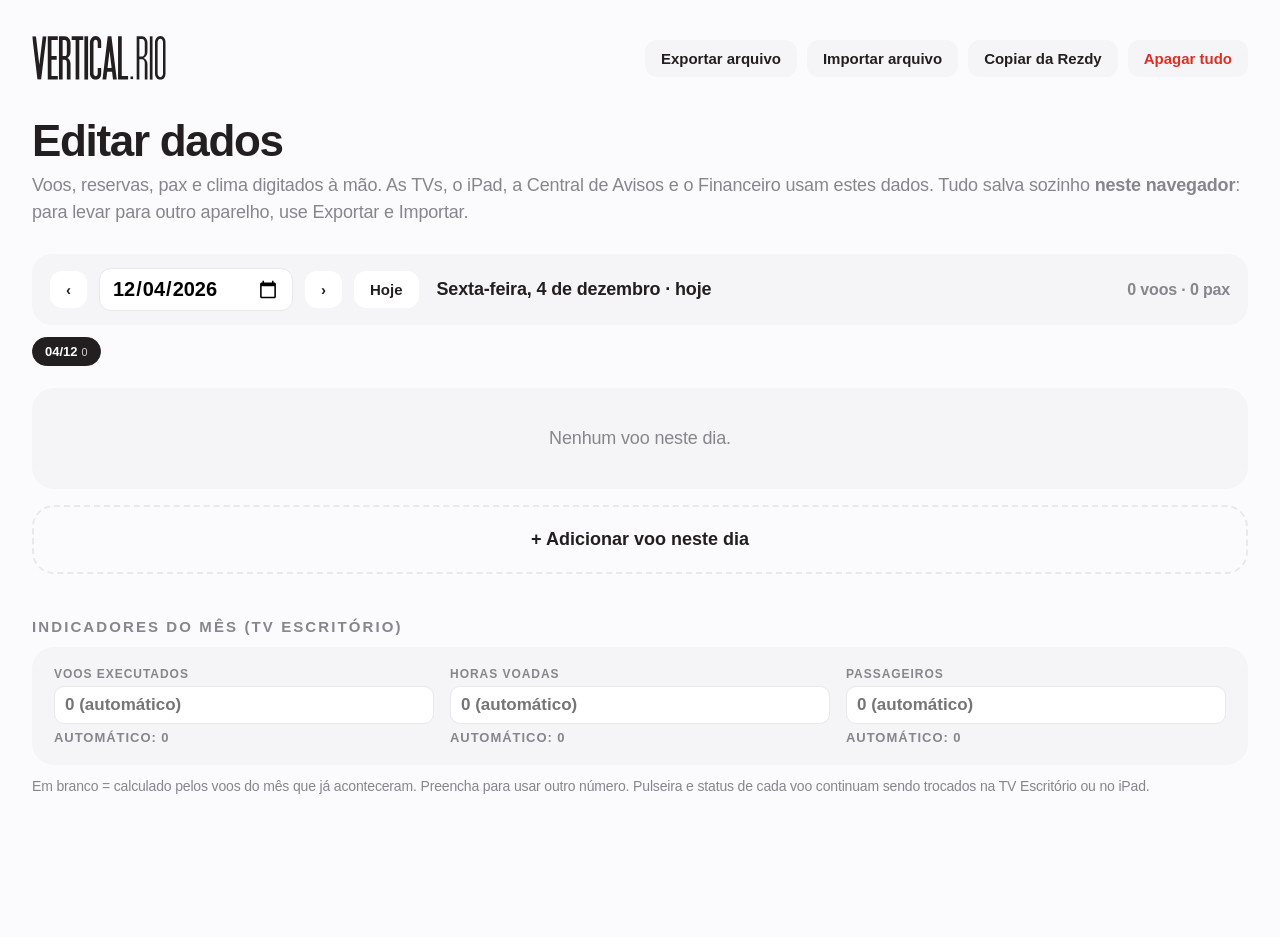
<file: editar.html>
<!doctype html><html lang="pt-BR"><head><meta charset="utf-8"><meta name="viewport" content="width=device-width,initial-scale=1"><title>Vertical Rio Hub | Editar dados</title>
<link rel="stylesheet" href="assets/base.css">
<style>
html,body{width:auto;height:auto;min-height:100vh;overflow:auto}
main{max-width:1320px;margin:0 auto;padding:36px 32px 140px;animation:entra .6s ease}
.topo{display:flex;align-items:center;justify-content:space-between;gap:20px;flex-wrap:wrap}.placa-logo{padding:0;background:none}.placa-logo img{height:44px}
h1{font-size:44px;font-weight:700;letter-spacing:-.03em;margin:36px 0 6px}.sub{font-size:18px;color:var(--suave);margin-bottom:28px;line-height:1.5}
.ferr{display:flex;gap:10px;flex-wrap:wrap}
.bt{font:inherit;font-size:15px;font-weight:600;border:none;background:var(--card);color:var(--tinta);border-radius:12px;padding:10px 16px;cursor:pointer}.bt:hover{outline:2px solid var(--tinta)}
.bt.pri{background:var(--tinta);color:#fff}.bt.perigo{color:var(--erro)}.bt.peq{font-size:13px;padding:7px 12px;border-radius:10px}
#salvo{font-size:14px;color:var(--suave);font-weight:600}
.nav{display:flex;align-items:center;gap:12px;flex-wrap:wrap;background:var(--card);border-radius:20px;padding:14px 18px;margin-bottom:12px}
.nav .bt{background:#fff}
.nav input[type=date]{font:inherit;font-size:20px;font-weight:600;padding:8px 12px;border:1px solid var(--linha);border-radius:12px;background:#fff}
.nav .dl{font-size:18px;font-weight:600;margin-left:6px}.nav .tot{margin-left:auto;font-size:16px;color:var(--suave);font-weight:600}
.dias{display:flex;gap:8px;flex-wrap:wrap;margin-bottom:22px}.dias button{font:inherit;font-size:13px;font-weight:600;border:1px solid var(--linha);background:#fff;border-radius:999px;padding:6px 12px;cursor:pointer}.dias button.on{background:var(--tinta);color:#fff;border-color:var(--tinta)}.dias button small{color:var(--suave);font-weight:500;margin-left:4px}.dias button.on small{color:#cfcdcd}
.voo{background:#fff;border-radius:22px;box-shadow:0 1px 2px rgba(0,0,0,.04),0 8px 30px rgba(0,0,0,.05);padding:20px 22px;margin-bottom:16px}
.vc{display:grid;grid-template-columns:130px minmax(200px,1.6fr) 100px 110px 150px 1fr 1fr;gap:12px;align-items:end}
label{display:block;font-size:12px;font-weight:600;letter-spacing:.08em;color:var(--suave);text-transform:uppercase}
[hidden]{display:none!important}
.voo input,.voo select,.mes input{display:block;width:100%;margin-top:5px;font:inherit;font-size:17px;color:var(--tinta);padding:8px 10px;border:1px solid var(--linha);border-radius:10px;background:#fff}
main input:focus,main select:focus{outline:2px solid var(--tinta);border-color:transparent}
.vh{display:flex;align-items:center;gap:14px;margin-bottom:14px;flex-wrap:wrap}.vh b{font-size:22px}.vh .res{font-size:15px;color:var(--suave);font-weight:600}.vh .acoes{margin-left:auto;display:flex;gap:8px}
table{width:100%;border-collapse:collapse;margin-top:16px}th{text-align:left;font-size:11px;letter-spacing:.1em;color:var(--suave);font-weight:600;padding:0 6px 4px}td{padding:3px 6px;vertical-align:middle}
td input,td select{margin-top:0;font-size:15px;padding:6px 8px}td.ck{text-align:center}td.ck input{width:20px;height:20px;margin:0 auto}
select.hr{font-size:20px;font-weight:700;font-variant-numeric:tabular-nums}
tr.cx input:not([type=checkbox]),tr.cx select{text-decoration:line-through;opacity:.55}
.x{font:inherit;border:none;background:none;color:var(--suave);font-size:20px;cursor:pointer;padding:4px 8px;border-radius:8px}.x:hover{color:var(--erro);background:var(--card)}
.vazio{background:var(--card);border-radius:22px;padding:40px;text-align:center;color:var(--suave);font-size:18px;margin-bottom:16px}
.add{display:block;width:100%;font:inherit;font-size:18px;font-weight:600;border:2px dashed var(--linha);background:none;border-radius:22px;padding:22px;cursor:pointer;color:var(--tinta)}.add:hover{border-color:var(--tinta)}
h2{font-size:15px;letter-spacing:.14em;color:var(--suave);font-weight:600;margin:44px 0 12px}
.mes{display:grid;grid-template-columns:repeat(3,1fr);gap:16px;background:var(--card);border-radius:22px;padding:20px 22px}.mes small{display:block;font-size:13px;color:var(--suave);margin-top:6px}
.dica{font-size:14px;color:var(--suave);line-height:1.6;margin-top:10px}
@media (max-width:1100px){.vc{grid-template-columns:repeat(3,1fr)}.vc .pr{grid-column:span 2}table{display:block;overflow-x:auto}}
@media (max-width:640px){main{padding:24px 16px 100px}h1{font-size:32px}.vc{grid-template-columns:1fr 1fr}.mes{grid-template-columns:1fr}}
</style></head><body><main>
<div class="topo"><a class="placa-logo" href="index.html" title="Voltar ao menu"><img src="assets/logo_vertical_rio.svg" alt="Vertical Rio"></a>
<div class="ferr"><span id="salvo"></span><button class="bt" id="exp">Exportar arquivo</button><button class="bt" id="imp">Importar arquivo</button><button class="bt" id="rez">Copiar da Rezdy</button><button class="bt perigo" id="zera">Apagar tudo</button><input type="file" id="arq" accept=".json,application/json" hidden></div></div>
<h1>Editar dados</h1>
<div class="sub">Voos, reservas, pax e clima digitados à mão. As TVs, o iPad, a Central de Avisos e o Financeiro usam estes dados. Tudo salva sozinho <b>neste navegador</b>: para levar para outro aparelho, use Exportar e Importar.</div>
<div class="nav"><button class="bt" id="ant" title="Dia anterior">‹</button><input type="date" id="dia"><button class="bt" id="prx" title="Dia seguinte">›</button><button class="bt" id="hj">Hoje</button><span class="dl" id="dl"></span><span class="tot" id="tot"></span></div>
<div class="dias" id="dias"></div>
<datalist id="prods"><option value="Doors off | 30min"><option value="Doors off | 45min"><option value="Doors off | 60min"><option value="Doors on | 30 min"><option value="Doors on | 45 min"></datalist>
<div id="voos"></div>
<button class="add" id="novo">+ Adicionar voo neste dia</button>
<h2>INDICADORES DO MÊS (TV ESCRITÓRIO)</h2>
<div class="mes" id="mes"></div>
<p class="dica">Em branco = calculado pelos voos do mês que já aconteceram. Preencha para usar outro número. Pulseira e status de cada voo continuam sendo trocados na TV Escritório ou no iPad.</p>
</main>
<script>window.EDITOR_MANUAL=true;document.write('<script src="assets/manual.js?t='+Date.now()+'"><\/script>')</script>
<script>
const $=id=>document.getElementById(id);
let D=lerManual();
const uid=()=>Date.now().toString(36)+Math.random().toString(36).slice(2,6);
const esc=s=>String(s??'').replace(/[&<>"]/g,c=>({'&':'&amp;','<':'&lt;','>':'&gt;','"':'&quot;'})[c]);
let sel;try{sel=sessionStorage.getItem('vrhub_ed_dia')}catch(e){}sel=sel||hojeRio();
function salvar(){try{localStorage.setItem(MANUAL_KEY,JSON.stringify(D));$('salvo').textContent='Salvo '+agoraRioISO().slice(11,16)}catch(e){$('salvo').textContent='Não foi possível salvar neste navegador'}}
const novaRes=()=>({id:uid(),order:'',pax:'',cancelada:false});
const voosDoDia=()=>D.voos.filter(v=>v.data===sel).sort((a,b)=>(a.hora||'99').localeCompare(b.hora||'99'));
// campos: data-v = voo, data-r = reserva ('' = campo do voo), data-k = chave
const campo=(v,r,k,val,attrs='')=>`<input data-v="${v.id}" data-r="${r?r.id:''}" data-k="${k}" value="${esc(val)}" ${attrs}>`;
function linhaRes(v,r){return `<tr class="${r.cancelada?'cx':''}"><td>${campo(v,r,'order',r.order,'placeholder="VR…"')}</td><td style="width:120px">${campo(v,r,'pax',r.pax,'type="number" min="0" inputmode="numeric"')}</td>
 <td class="ck" style="width:110px"><input type="checkbox" data-v="${v.id}" data-r="${r.id}" data-k="cancelada" ${r.cancelada?'checked':''}></td><td style="width:50px"><button class="x" data-acao="delres" data-v="${v.id}" data-r="${r.id}" title="Remover reserva">×</button></td></tr>`}
// horario: lista de 15 em 15 min (06:00 a 22:00), um toque para trocar; horario fora da lista continua aparecendo
const HORAS=[];for(let m=6*60;m<=22*60;m+=15)HORAS.push(String(Math.floor(m/60)).padStart(2,'0')+':'+String(m%60).padStart(2,'0'));
function selHora(v){const hs=v.hora&&!HORAS.includes(v.hora)?[...HORAS,v.hora].sort():HORAS;
 return `<select class="hr" data-v="${v.id}" data-r="" data-k="hora"><option value="">Escolha</option>${hs.map(h=>`<option ${h===v.hora?'selected':''}>${h}</option>`).join('')}</select>`}
function resumo(v){const rs=v.reservas||[],at=rs.filter(r=>!r.cancelada),pax=at.reduce((a,r)=>a+(+r.pax||0),0);
 return `${pax} pax · ${at.length} reserva${at.length===1?'':'s'}${rs.length>at.length?` · ${rs.length-at.length} cancelada${rs.length-at.length===1?'':'s'}`:''}${+v.capacidade?` · ${Math.max(0,+v.capacidade-pax)} vagas`:''}`}
function render(){
 $('dia').value=sel;try{sessionStorage.setItem('vrhub_ed_dia',sel)}catch(e){}
 const dl=new Date(sel+'T12:00:00-03:00').toLocaleDateString('pt-BR',{weekday:'long',day:'numeric',month:'long',timeZone:'America/Sao_Paulo'});$('dl').textContent=dl.charAt(0).toUpperCase()+dl.slice(1)+(sel===hojeRio()?' · hoje':'');
 const L=voosDoDia(),pax=L.reduce((a,v)=>a+(v.reservas||[]).filter(r=>!r.cancelada).reduce((x,r)=>x+(+r.pax||0),0),0);
 $('tot').textContent=`${L.length} voo${L.length===1?'':'s'} · ${pax} pax`;
 // atalhos: dias com voos perto do dia escolhido
 const ds={};D.voos.forEach(v=>{if(v.data)ds[v.data]=(ds[v.data]||0)+1});
 const perto=[...new Set([...Object.keys(ds),hojeRio()])].filter(d=>d>=somaDias(sel,-7)&&d<=somaDias(sel,21)).sort();
 $('dias').innerHTML=perto.map(d=>`<button data-dia="${d}" class="${d===sel?'on':''}">${d.split('-').reverse().slice(0,2).join('/')}<small>${ds[d]||0}</small></button>`).join('');
 $('voos').innerHTML=L.map((v,i)=>`<div class="voo"><div class="vh"><b>${v.hora||'--:--'}</b><span class="res" id="rs_${v.id}">${resumo(v)}</span><div class="acoes"><button class="bt peq" data-acao="dup" data-v="${v.id}">Duplicar</button><button class="bt peq perigo" data-acao="delvoo" data-v="${v.id}">Excluir voo</button></div></div>
 <div class="vc"><label>Horário${selHora(v)}</label><label class="pr">Produto${campo(v,null,'produto',v.produto,'list="prods" placeholder="Doors off | 30min"')}</label><label>Minutos${campo(v,null,'min',v.min,'type="number" min="1" inputmode="numeric"')}</label><label>Capacidade${campo(v,null,'capacidade',v.capacidade,'type="number" min="0" inputmode="numeric"')}</label>
 <label>Clima<select data-v="${v.id}" data-r="" data-k="clima_cond"><option value="">—</option>${[['verde','Favorável'],['amarelo','Atenção'],['vermelho','Desfavorável']].map(c=>`<option value="${c[0]}" ${v.clima_cond===c[0]?'selected':''}>${c[1]}</option>`).join('')}</select></label><label>Vento${campo(v,null,'clima_vento',v.clima_vento,'placeholder="ex.: 12 km/h NE"')}</label><label>Visibilidade${campo(v,null,'clima_vis',v.clima_vis,'placeholder="ex.: 10 km"')}</label></div>
 <table><thead><tr><th>ORDER / Nº</th><th>PAX</th><th>CANCELADA</th><th></th></tr></thead><tbody>${(v.reservas||[]).map(r=>linhaRes(v,r)).join('')}</tbody></table>
 <button class="bt peq" style="margin-top:10px" data-acao="addres" data-v="${v.id}">+ Reserva</button></div>`).join('')||`<div class="vazio">Nenhum voo neste dia.</div>`;
 renderMes()}
function renderMes(){const a=montaRezdy(D,true).mes,m=D.mes||{};
 $('mes').innerHTML=[['voos','Voos executados',''],['horas','Horas voadas','step="0.1"'],['pax','Passageiros','']].map(x=>`<label>${x[1]}<input data-mes="${x[0]}" type="number" min="0" ${x[2]} value="${esc(m[x[0]])}" placeholder="${a[x[0]].toLocaleString('pt-BR')} (automático)"><small>automático: ${a[x[0]].toLocaleString('pt-BR')}</small></label>`).join('')}
// re-renderiza mantendo o foco no campo seguinte (o change dispara antes do foco mudar)
function renderKeep(){setTimeout(()=>{const a=document.activeElement,k=a&&a.dataset&&a.dataset.k?[a.dataset.v,a.dataset.r||'',a.dataset.k]:null;render();
 if(k){const e=document.querySelector(`[data-v="${k[0]}"][data-r="${k[1]}"][data-k="${k[2]}"]`);if(e)e.focus()}})}
const acha=el=>{const v=D.voos.find(x=>x.id===el.dataset.v),r=v&&el.dataset.r?(v.reservas||[]).find(x=>x.id===el.dataset.r):null;return{v,r}};
function grava(el){const{v,r}=acha(el);if(!v)return;const alvo=el.dataset.r?r:v;if(!alvo)return;alvo[el.dataset.k]=el.type==='checkbox'?el.checked:el.value;salvar();const s=$('rs_'+v.id);if(s)s.textContent=resumo(v)}
$('voos').addEventListener('input',e=>{if(e.target.dataset.k)grava(e.target)});
$('voos').addEventListener('change',e=>{const k=e.target.dataset.k;if(!k)return;grava(e.target);if(['hora','cancelada'].includes(k))renderKeep()});
$('voos').addEventListener('click',e=>{const b=e.target.closest('[data-acao]');if(!b)return;const{v,r}=acha(b),a=b.dataset.acao;
 if(a==='addres'){v.reservas=v.reservas||[];v.reservas.push(novaRes());salvar();render();const ins=document.querySelectorAll(`[data-v="${v.id}"][data-k="order"]`);ins[ins.length-1].focus()}
 if(a==='delres'&&confirm(`Remover a reserva ${r.order||''} (${r.pax||0} pax)?`)){v.reservas=v.reservas.filter(x=>x!==r);salvar();render()}
 if(a==='delvoo'&&confirm(`Excluir o voo das ${v.hora||'--:--'} e as ${(v.reservas||[]).length} reservas dele?`)){D.voos=D.voos.filter(x=>x!==v);salvar();render()}
 if(a==='dup'){const c=JSON.parse(JSON.stringify(v));c.id=uid();c.hora='';c.reservas=(c.reservas||[]).map(x=>({...x,id:uid()}));D.voos.push(c);salvar();render();document.querySelector(`[data-v="${c.id}"][data-k="hora"]`).focus()}});
$('mes').addEventListener('input',e=>{const k=e.target.dataset.mes;if(!k)return;D.mes=D.mes||{};D.mes[k]=e.target.value;salvar()});
$('novo').onclick=()=>{const v={id:uid(),data:sel,hora:'',produto:'',min:30,capacidade:'',reservas:[novaRes()]};D.voos.push(v);salvar();render();document.querySelector(`[data-v="${v.id}"][data-k="hora"]`).focus()};
const irDia=d=>{if(d){sel=d;render()}};
$('dia').onchange=()=>irDia($('dia').value);$('ant').onclick=()=>irDia(somaDias(sel,-1));$('prx').onclick=()=>irDia(somaDias(sel,1));$('hj').onclick=()=>irDia(hojeRio());
$('dias').onclick=e=>{const b=e.target.closest('[data-dia]');if(b)irDia(b.dataset.dia)};
// exportar / importar: leva os dados para outro aparelho
$('exp').onclick=()=>{const a=document.createElement('a');a.href=URL.createObjectURL(new Blob([JSON.stringify(D,null,1)],{type:'application/json'}));a.download=`vertical-rio-hub-dados-${hojeRio()}.json`;a.click();setTimeout(()=>URL.revokeObjectURL(a.href),1000)};
$('imp').onclick=()=>$('arq').click();
$('arq').onchange=()=>{const f=$('arq').files[0];if(!f)return;f.text().then(t=>{const d=JSON.parse(t);if(!d||!Array.isArray(d.voos))throw 0;
 if(confirm(`Substituir os dados deste navegador pelos do arquivo (${d.voos.length} voos)?`)){D={mes:{},...d};salvar();render()}}).catch(()=>alert('Arquivo inválido: use um arquivo gerado em "Exportar arquivo".')).finally(()=>$('arq').value='')};
$('zera').onclick=()=>{if(confirm(`Apagar todos os ${D.voos.length} voos e reservas deste navegador? Exporte antes se quiser guardar.`)){D={voos:[],mes:{}};salvar();render()}};
// copia unica do ultimo arquivo da Rezdy (sem valores, que ficam criptografados): ponto de partida para editar
$('rez').onclick=()=>{fetch('assets/rezdy_dados.js?t='+Date.now()).then(r=>r.text()).then(t=>{const i=t.indexOf('const REZDY='),j=t.indexOf(';\n',i);const R=JSON.parse(t.slice(i+12,j));
 const conv=(b,c)=>({...novaRes(),order:b.order,pax:b.pax,cancelada:c});
 const V=(R.periodo||R.voos_hoje).map(s=>({id:uid(),data:s.data,hora:s.hora,produto:s.produtos.join(' + '),min:s.min,capacidade:s.capacidade||'',reservas:[...s.bookings.map(b=>conv(b,false)),...(s.cancelados||[]).map(b=>conv(b,true))]}));
 if(confirm(`Substituir os dados deste navegador por ${V.length} horários da Rezdy (cópia de ${R.gerado_em.slice(0,16).replace('T',' ')}, sem valores)?`)){D={voos:V,mes:{}};salvar();render()}}).catch(()=>alert('Não foi possível ler o arquivo da Rezdy.'))};
window.addEventListener('storage',e=>{if(e.key===MANUAL_KEY){D=lerManual();render()}});
render();
</script></body></html>
</file>
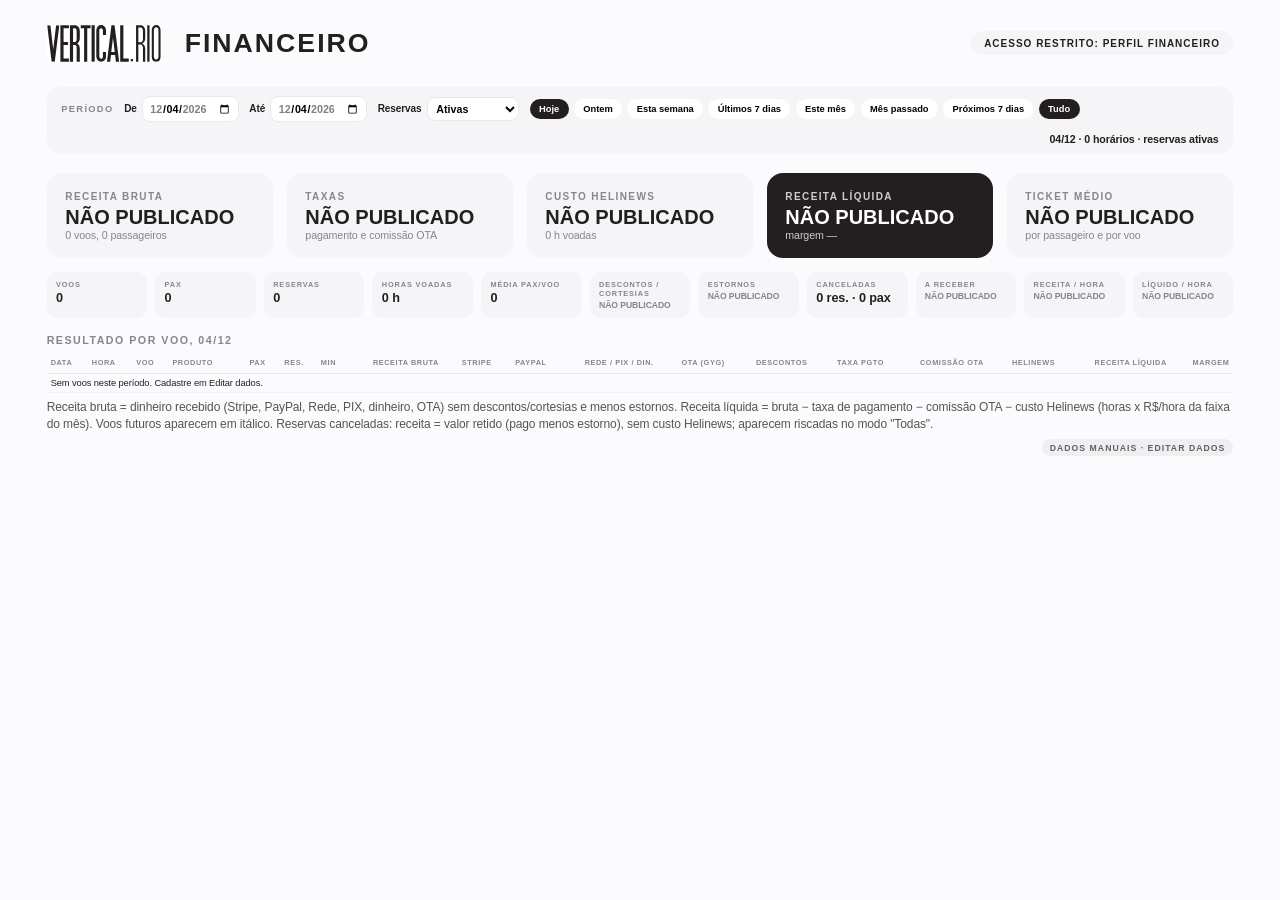
<file: hub_financeiro.html>
<!doctype html><html lang="pt-BR"><head><meta charset="utf-8"><title>Vertical Rio Hub | Financeiro (restrito)</title>
<link rel="stylesheet" href="assets/base.css">
<style>
header{height:120px;display:flex;align-items:center;justify-content:space-between;padding:0 60px;border-bottom:4px solid var(--tinta)}
.placa-logo{padding:0}.placa-logo img{height:56px}h1{font-size:44px;letter-spacing:3px}
.restr{background:var(--tinta);color:#fff;font-size:22px;font-weight:800;padding:10px 20px;border-radius:8px;letter-spacing:2px}
.kpis{display:grid;grid-template-columns:repeat(5,1fr);gap:24px;padding:30px 60px 10px}
.k{border:3px solid var(--linha);border-radius:16px;padding:22px 26px}.k span{font-size:22px;color:var(--suave);font-weight:800;letter-spacing:2px}.k b{display:block;font-size:50px;font-weight:900;margin-top:6px;white-space:nowrap}.k small{font-size:20px;color:#555}
.k.liq{background:var(--tinta);color:#fff;border-color:var(--tinta)}.k.liq span,.k.liq small{color:#cfcdcd}
.neg{color:var(--erro)}
.corpo{display:grid;grid-template-columns:1fr 470px;gap:36px;padding:16px 60px}
table{width:100%;border-collapse:collapse;font-size:21px;font-variant-numeric:tabular-nums}
th{text-align:right;font-size:18px;color:var(--suave);letter-spacing:2px;padding:7px 10px;border-bottom:3px solid var(--tinta)}th:nth-child(-n+3){text-align:left}
td{padding:5px 8px;white-space:nowrap;border-bottom:1px solid var(--linha);text-align:right;font-weight:600}td:nth-child(-n+3){text-align:left}
.bl{display:inline-block;width:34px;height:22px;border-radius:4px;vertical-align:middle;margin-right:8px;box-shadow:inset 0 0 0 1px rgba(0,0,0,.25)}
h2{font-size:26px;letter-spacing:2px;margin-bottom:10px}
.hn td{font-size:24px}.hn tr.at td{background:var(--tinta);color:#fff;font-weight:800}
.prem{margin-top:14px;font-size:20px;font-weight:700;background:#fff6cc;border-left:8px solid var(--atencao);padding:12px 16px;line-height:1.35}
.leg{font-size:18px;color:#555;margin-top:10px;line-height:1.4}

header{height:130px;border-bottom:none;padding:0 70px}
h1{font-size:40px;font-weight:600}
.restr{background:var(--card);color:var(--tinta);font-size:15px;font-weight:600;letter-spacing:.1em;border-radius:999px;padding:10px 20px}
.kpis{padding:10px 70px 20px;gap:20px}
.k{border:none;background:var(--card);border-radius:24px;padding:26px 28px}.k span{font-size:15px;letter-spacing:.14em;font-weight:600}.k b{font-size:48px;font-weight:700;letter-spacing:-.03em}.k small{font-size:16px;color:var(--suave)}
.k.liq{background:var(--tinta)}
.corpo{padding:16px 70px}
h2{font-size:16px;letter-spacing:.14em;color:var(--suave);font-weight:600}
th{border-bottom:1px solid var(--linha);font-size:14px;font-weight:600;letter-spacing:.12em}
td{border-bottom:1px solid #f0f0f3;font-weight:500}
.hn tr.at td{background:var(--tinta);color:#fff}.hn tr.at td:first-child{border-radius:12px 0 0 12px}.hn tr.at td:last-child{border-radius:0 12px 12px 0}
.prem{background:#fdf6d8;border-left:none;border-radius:16px;font-weight:500;font-size:17px;padding:16px 20px}.prem br+*{}
.neg{color:var(--erro)}
.bl{border-radius:6px;box-shadow:none}
html{width:auto;height:auto;overflow:auto}body{width:1920px;height:auto;min-height:100vh;overflow:visible;margin:0 auto}
#cofre{margin:0 70px 18px;background:var(--tinta);color:#fff;border-radius:20px;padding:18px 24px;display:flex;align-items:center;gap:18px;flex-wrap:wrap}#cofre b{font-size:15px;letter-spacing:.14em}#cofre span{font-size:16px;color:#cfcdcd}
#cofre input{font:inherit;font-size:18px;padding:10px 14px;border-radius:12px;border:none;width:260px}#cofre button{font:inherit;font-size:16px;font-weight:600;padding:10px 20px;border-radius:12px;border:none;background:#f5c400;cursor:pointer}#cofre em{font-style:normal;color:#ffb4a8}
.k b .falta,td .falta{font-size:30px;letter-spacing:0}td .falta{font-size:15px;font-weight:600;color:var(--suave)}
/* calculadora */
#calc{display:block;padding:10px 70px 60px}.cg{display:grid;grid-template-columns:1.3fr 1fr 1fr;gap:24px;margin-top:10px}
.cb{background:var(--card);border-radius:24px;padding:24px 26px}.cb h3{font-size:20px;font-weight:600;margin-bottom:12px}
.ct td,.ct th{font-size:17px}.ct input{width:84px;font:inherit;padding:6px 8px;border:1px solid var(--linha);border-radius:10px;text-align:right;background:#fff}.ct .tt td{font-weight:700;border-top:2px solid var(--tinta)}
.cl{display:block;font-size:16px;font-weight:600;margin-bottom:16px}.cl input{display:block;width:100%;margin-top:6px;font:inherit;font-size:24px;padding:8px 12px;border:1px solid var(--linha);border-radius:12px;background:#fff}.cl small{display:block;font-weight:500;color:var(--suave);font-size:14px;margin-top:4px}
.cn{font-size:15px;color:var(--suave);margin-top:10px}.rl{display:flex;justify-content:space-between;font-size:20px;padding:8px 0;border-bottom:1px solid var(--linha)}.rl.liq{font-size:26px;font-weight:700;border-bottom:none;padding-top:14px}
.res button{margin-top:18px;border:none;background:#fff;border-radius:14px;padding:12px 18px;font-size:16px;font-weight:600;cursor:pointer}

/* filtro de periodo */
.per{margin:0 70px 18px;display:flex;align-items:center;gap:16px;flex-wrap:wrap;background:var(--card);border-radius:20px;padding:14px 22px}
.per b{font-size:14px;letter-spacing:.14em;color:var(--suave)}.per label{font-size:15px;font-weight:600;display:flex;align-items:center;gap:8px}
.per input[type=date]{font:inherit;font-size:16px;padding:8px 10px;border:1px solid var(--linha);border-radius:12px;background:#fff}
.pre{display:flex;gap:8px;flex-wrap:wrap}.pre button{font:inherit;font-size:14px;font-weight:600;border:none;background:#fff;border-radius:999px;padding:8px 14px;cursor:pointer}.pre button.on{background:var(--tinta);color:#fff}
#plab{margin-left:auto;font-size:16px;font-weight:600}
.per select{font:inherit;font-size:16px;padding:8px 10px;border:1px solid var(--linha);border-radius:12px;background:#fff}
.rv .cx{text-decoration:line-through;opacity:.7}.rv .tag{font-size:10px;letter-spacing:.1em;font-weight:700;color:var(--suave)}
/* indicadores secundarios */
.mini{display:grid;grid-template-columns:repeat(11,1fr);gap:12px;padding:0 70px 18px}.mini div{background:var(--card);border-radius:16px;padding:12px 14px}.mini span{display:block;font-size:11px;letter-spacing:.12em;color:var(--suave);font-weight:600}.mini b{display:block;font-size:19px;font-weight:700;margin-top:4px;white-space:nowrap}.mini b .falta{font-size:13px;color:var(--suave)}
/* tabela por voo com mais colunas */
.tabw{padding:6px 70px 10px}.rv th{font-size:11px;letter-spacing:.08em;padding:8px 6px;text-align:right}.rv td{font-size:14px;padding:6px 6px;text-align:right}
.rv th:nth-child(-n+4),.rv td:nth-child(-n+4){text-align:left}.rv td small{color:var(--suave);font-size:11px}.rv tr.fut td{font-style:italic;color:#6e6e73}
.rv tfoot td{font-weight:700;border-top:2px solid var(--tinta);border-bottom:none;padding-top:10px}.rv td .falta{font-size:12px}
.cg{grid-template-columns:1.3fr 1fr .9fr 1fr!important}.rl b{white-space:nowrap;margin-left:12px}.rl span{white-space:nowrap}
.amostra{position:static;display:inline-block;margin:0 70px 30px;float:right}.hn td{font-size:17px}
</style></head><body>
<header><div style="display:flex;align-items:center;gap:36px"><a class="placa-logo" href="index.html" title="Voltar ao menu"><img src="assets/logo_vertical_rio.svg" alt="Vertical Rio"></a><h1>FINANCEIRO</h1></div><div class="restr">ACESSO RESTRITO: PERFIL FINANCEIRO</div></header>
<div class="per" id="per"><b>PERÍODO</b><label>De <input type="date" id="de"></label><label>Até <input type="date" id="ate"></label><label>Reservas <select id="st"><option value="ativas">Ativas</option><option value="canceladas">Canceladas</option><option value="todas">Todas</option></select></label><div class="pre" id="pre"></div><span id="plab"></span></div>
<div class="kpis" id="kp"></div>
<div class="mini" id="mn"></div>
<div class="tabw"><h2 id="rt">RESULTADO POR VOO</h2><table class="rv"><thead><tr><th>DATA</th><th>HORA</th><th>VOO</th><th>PRODUTO</th><th>PAX</th><th>RES.</th><th>MIN</th><th>RECEITA BRUTA</th><th>STRIPE</th><th>PAYPAL</th><th>REDE / PIX / DIN.</th><th>OTA (GYG)</th><th>DESCONTOS</th><th>TAXA PGTO</th><th>COMISSÃO OTA</th><th>HELINEWS</th><th>RECEITA LÍQUIDA</th><th>MARGEM</th></tr></thead><tbody id="tb"></tbody><tfoot id="tf"></tfoot></table>
<div class="leg">Receita bruta = dinheiro recebido (Stripe, PayPal, Rede, PIX, dinheiro, OTA) sem descontos/cortesias e menos estornos. Receita líquida = bruta − taxa de pagamento − comissão OTA − custo Helinews (horas x R$/hora da faixa do mês). Voos futuros aparecem em itálico. Reservas canceladas: receita = valor retido (pago menos estorno), sem custo Helinews; aparecem riscadas no modo "Todas".</div></div>
<div id="calc"></div>
<div class="amostra">DADOS DE EXEMPLO</div>
<script>// sempre a versao mais nova (o GitHub Pages guarda cache por 10 min)
var _t=Date.now();document.write('<script src="assets/manual.js?t='+_t+'"><\/script><script src="assets/dados.js?t='+_t+'"><\/script>')</script>
<script>// desenhado para 1920 px: em janelas menores diminui por igual e fica centralizado
(()=>{const z=()=>document.body.style.zoom=Math.min(1,document.documentElement.clientWidth/1920);z();addEventListener('resize',z)})();
const n=x=>x.toLocaleString('pt-BR',{maximumFractionDigits:2}),div=(a,b)=>b?a/b:0,pct=x=>(x*100).toFixed(1).replace('.',',')+'%';
const $=id=>document.getElementById(id);
// todos os horarios do historico (Rezdy); codigo do voo por dia (VR101, VR102...) como nas outras telas
const PER=(_R.periodo||_R.voos_hoje).map(s=>({...s,bookings:s.bookings.map(b=>({...b})),cancelados:(s.cancelados||[]).map(b=>({...b,cancelada:true}))}));
{const porDia={};PER.forEach(s=>{if(!s.bookings.length){s.voo='—';return}const i=(porDia[s.data]=(porDia[s.data]||0)+1)-1;s.voo='VR'+(101+i);if(s.data===_R.hoje){const v=VOOS.find(x=>x.hora===s.hora);if(v)s.pulseira=v.pulseira}})}
const agoraTxt=_R.gerado_em?_R.gerado_em.slice(0,16).replace('T',' '):'';
const passou=s=>`${s.data} ${s.hora}`<=agoraTxt;
// horas voadas por mes (define a faixa Helinews de cada mes): soma dos voos ja realizados no mes inteiro
const HMES={};PER.forEach(s=>{if(passou(s)&&s.bookings.length){const m=s.data.slice(0,7);HMES[m]=(HMES[m]||0)+s.min/60}});
let SEM_VALOR=!PER.some(s=>s.receita!=null),money=SEM_VALOR?()=>FALTA('NÃO PUBLICADO'):brl;
// formas de pagamento (classificadas no sync a partir dos pagamentos da Rezdy) e taxa padrao de cada uma
const MEIOS=[['stripe','Stripe',4],['paypal','PayPal',3.4],['rede','Maquininha Rede',0],['pix','PIX / transferência',0],['dinheiro','Dinheiro',0],['outros','Outros',0]];
const PADRAO={pct:Object.fromEntries(MEIOS.map(m=>[m[0],m[2]])),otaRezdy:true,otaPct:30,horasPer:null,rh:null};
let C;try{C={...PADRAO,...JSON.parse(localStorage.getItem('vrhub_calc2')||'{}')};C.pct={...PADRAO.pct,...C.pct}}catch(e){C=JSON.parse(JSON.stringify(PADRAO))}
const salva=()=>{try{localStorage.setItem('vrhub_calc2',JSON.stringify(C))}catch(e){}};
// ----- periodo -----
const iso=d=>d.toISOString().slice(0,10),dia=(s,k)=>iso(new Date(new Date(s+'T12:00:00Z').getTime()+k*864e5));
const HOJE=_R.hoje||iso(new Date()),D1=PER.length?PER[0].data:HOJE,D2=PER.length?PER[PER.length-1].data:HOJE;
const seg=(()=>{const d=new Date(HOJE+'T12:00:00Z'),w=(d.getUTCDay()+6)%7;return dia(HOJE,-w)})();
const mesIni=s=>s.slice(0,8)+'01',mesFim=s=>{const d=new Date(s.slice(0,7)+'-01T12:00:00Z');d.setUTCMonth(d.getUTCMonth()+1);d.setUTCDate(0);return iso(d)};
const mesPassado=dia(mesIni(HOJE),-1);
const PRESETS=[['Hoje',HOJE,HOJE],['Ontem',dia(HOJE,-1),dia(HOJE,-1)],['Esta semana',seg,dia(seg,6)],['Últimos 7 dias',dia(HOJE,-6),HOJE],['Este mês',mesIni(HOJE),mesFim(HOJE)],['Mês passado',mesIni(mesPassado),mesFim(mesPassado)],['Próximos 7 dias',dia(HOJE,1),dia(HOJE,7)],['Tudo',D1,D2]];
let P;try{P=JSON.parse(sessionStorage.getItem('vrhub_fin_periodo')||'null')}catch(e){}if(!P)P={de:HOJE,ate:HOJE};P.st=P.st||'ativas';
const br=s=>s.split('-').reverse().slice(0,2).join('/');
function setPer(de,ate,st){if(de>ate)[de,ate]=[ate,de];P={de,ate,st:st||P.st};try{sessionStorage.setItem('vrhub_fin_periodo',JSON.stringify(P))}catch(e){}render()}
$('de').min=$('ate').min=D1;$('de').max=$('ate').max=D2;
$('de').onchange=()=>setPer($('de').value||D1,$('ate').value||D2);$('ate').onchange=()=>setPer($('de').value||D1,$('ate').value||D2);
$('st').onchange=()=>setPer(P.de,P.ate,$('st').value);
$('pre').innerHTML=PRESETS.map((p,i)=>`<button data-i="${i}">${p[0]}</button>`).join('');
$('pre').onclick=e=>{const b=e.target.closest('button');if(b){const p=PRESETS[+b.dataset.i];setPer(p[1],p[2])}};
// ----- calculo -----
// reservas consideradas: ativas, canceladas ou todas; custo Helinews so existe se o horario voou (tem reserva ativa)
const lista=s=>P.st==='canceladas'?s.cancelados:P.st==='todas'?[...s.bookings,...s.cancelados]:s.bookings;
const voou=s=>P.st!=='canceladas'&&s.bookings.length>0;
function calc(){const L0=PER.filter(s=>s.data>=P.de&&s.data<=P.ate&&lista(s).length),hEst=L0.reduce((a,s)=>a+(voou(s)?s.min/60:0),0),fator=C.horasPer!=null?div(C.horasPer,hEst):1;
 const L=L0.map(s=>{const bs=lista(s),pg={};let com=0,rec=0;bs.forEach(b=>{for(const k in (b.pg||{}))pg[k]=(pg[k]||0)+b.pg[k];com+=b.comissao||0;rec+=b.a_receber||0});
  const tx=MEIOS.reduce((a,m)=>a+(pg[m[0]]||0)*C.pct[m[0]]/100,0),ota=C.otaRezdy?com:(pg.ota||0)*C.otaPct/100;
  const f=faixa(HMES[s.data.slice(0,7)]||0),rh=C.rh??f[2],h=voou(s)?s.min/60*fator:0,b=SEM_VALOR?0:bs.reduce((a,x)=>a+(x.valor||0),0),c=h*rh;
  return{...s,bs,pax:bs.reduce((a,x)=>a+x.pax,0),pg,b,tx,ota,t:tx+ota,h,rh,c,l:b-tx-ota-c,rec,outras:(pg.rede||0)+(pg.pix||0)+(pg.dinheiro||0)+(pg.outros||0)}});
 return{L,hEst}}
const SUM=(L,k)=>L.reduce((a,v)=>a+(typeof k==='function'?k(v):v[k]||0),0);
function render(){const{L,hEst}=calc(),S=k=>SUM(L,k),pax=S('pax'),res=S(v=>v.bs.length),h=S('h'),b=S('b');
 $('de').value=P.de;$('ate').value=P.ate;
 [...$('pre').children].forEach((x,i)=>x.classList.toggle('on',PRESETS[i][1]===P.de&&PRESETS[i][2]===P.ate));
 $('st').value=P.st;
 $('plab').textContent=(P.de===P.ate?br(P.de):br(P.de)+' a '+br(P.ate))+` · ${L.length} horários · ${({ativas:'reservas ativas',canceladas:'reservas canceladas',todas:'ativas + canceladas'})[P.st]}`;
 $('rt').textContent='RESULTADO POR VOO, '+(P.de===P.ate?br(P.de):br(P.de)+' A '+br(P.ate));
 const rhs=[...new Set(L.map(v=>v.rh))];
 $('kp').innerHTML=`
<div class="k"><span>RECEITA BRUTA</span><b>${money(b)}</b><small>${P.st==='canceladas'?L.length+' horários com cancelamento':L.filter(voou).length+' voos'}, ${pax} passageiros</small></div>
<div class="k"><span>TAXAS</span><b>${money(S('t'))}</b><small>${SEM_VALOR?'pagamento e comissão OTA':`pagamento ${brl(S('tx'))} · OTA ${brl(S('ota'))}`}</small></div>
<div class="k"><span>CUSTO HELINEWS</span><b>${money(S('c'))}</b><small>${SEM_VALOR?n(h)+' h voadas':n(h)+' h x '+(rhs.length===1?brl(rhs[0])+'/h':'faixa de cada mês')}</small></div>
<div class="k liq"><span>RECEITA LÍQUIDA</span><b>${money(S('l'))}</b><small>margem ${SEM_VALOR?'—':pct(div(S('l'),b))}</small></div>
<div class="k"><span>TICKET MÉDIO</span><b>${money(div(b,pax))}</b><small>${SEM_VALOR?'por passageiro e por voo':'por passageiro; '+brl(div(b,L.length))+' por voo'}</small></div>`;
 const CN=PER.filter(s=>s.data>=P.de&&s.data<=P.ate).reduce((a,s)=>({n:a.n+s.cancelados.length,pax:a.pax+s.cancelados.reduce((x,o)=>x+o.pax,0)}),{n:0,pax:0});
 const mini=[['VOOS',L.filter(voou).length],['PAX',pax],['RESERVAS',res],['HORAS VOADAS',n(h)+' h'],['MÉDIA PAX/VOO',n(+div(pax,L.length).toFixed(1))],
  ['DESCONTOS / CORTESIAS',money(S(v=>v.pg.desconto||0))],['ESTORNOS',money(S(v=>v.pg.estorno||0))],['CANCELADAS',`${CN.n} res. · ${CN.pax} pax`],['A RECEBER',money(S('rec'))],['RECEITA / HORA',money(div(b,h))],['LÍQUIDO / HORA',money(div(S('l'),h))]];
 $('mn').innerHTML=mini.map(m=>`<div><span>${m[0]}</span><b>${m[1]}</b></div>`).join('');
 const M=x=>money(x),pv=v=>SEM_VALOR?'—':pct(div(v.l,v.b));
 $('tb').innerHTML=L.map(v=>`<tr class="${passou(v)?'':'fut'}"><td>${br(v.data)}</td><td>${v.hora}</td><td>${v.pulseira?`<span class="bl" style="background:${PULSEIRAS[v.pulseira]}"></span>`:''}${v.voo}${v.bookings.length?'':'<br><small class="tag">CANCELADO</small>'}</td><td>${[...new Set(v.produtos.map(nomeProduto))].join(' + ')}<br><small>${v.bs.map(b=>`<span class="${b.cancelada?'cx':''}">${b.order}${b.cortesia?' (cortesia)':''}</span>`).join(' · ')}</small></td><td>${v.pax}</td><td>${v.bs.length}</td><td>${Math.round(v.h*60)}</td><td><b>${M(v.b)}</b></td><td>${M(v.pg.stripe||0)}</td><td>${M(v.pg.paypal||0)}</td><td>${M(v.outras)}</td><td>${M(v.pg.ota||0)}</td><td>${M(v.pg.desconto||0)}</td><td>${M(v.tx)}</td><td>${M(v.ota)}</td><td>${M(v.c)}</td><td class="${v.l<0&&!SEM_VALOR?'neg':''}"><b>${M(v.l)}</b></td><td>${pv(v)}</td></tr>`).join('')||'<tr><td colspan=18>Sem voos neste período. Cadastre em Editar dados.</td></tr>';
 $('tf').innerHTML=L.length?`<tr><td colspan=4>TOTAL DO PERÍODO</td><td>${pax}</td><td>${res}</td><td>${Math.round(S('h')*60)}</td><td>${M(b)}</td><td>${M(S(v=>v.pg.stripe||0))}</td><td>${M(S(v=>v.pg.paypal||0))}</td><td>${M(S('outras'))}</td><td>${M(S(v=>v.pg.ota||0))}</td><td>${M(S(v=>v.pg.desconto||0))}</td><td>${M(S('tx'))}</td><td>${M(S('ota'))}</td><td>${M(S('c'))}</td><td class="${S('l')<0&&!SEM_VALOR?'neg':''}">${M(S('l'))}</td><td>${SEM_VALOR?'—':pct(div(S('l'),b))}</td></tr>`:'';
 if(!SEM_VALOR)renderCalc(L,hEst)}
// calculadora (so com a senha)
function renderCalc(L,hEst){const T=k=>SUM(L,v=>v.pg[k]||0),S=k=>SUM(L,k),b=S('b'),com=SUM(L,v=>v.bs.reduce((x,o)=>x+(o.comissao||0),0)),ota=T('ota');
 const meses=[...new Set(L.map(v=>v.data.slice(0,7)))],hm=meses.length?meses[meses.length-1]:HOJE.slice(0,7),fm=faixa(HMES[hm]||0);
 const linhas=MEIOS.map(m=>{const val=T(m[0]);return `<tr><td>${m[1]}</td><td>${brl(val)}</td><td><input type="number" step="0.01" min="0" value="${C.pct[m[0]]}" onchange="C.pct['${m[0]}']=+this.value||0;salva();render()"> %</td><td>${brl(val*C.pct[m[0]]/100)}</td></tr>`}).join('');
 $('calc').innerHTML=`<h2>CALCULADORA (TESTE) · AJUSTE PARA CHEGAR NO LÍQUIDO REAL DO PERÍODO</h2><div class="cg">
 <div class="cb"><h3>Taxas por forma de pagamento</h3><table class="ct"><thead><tr><th>FORMA</th><th>RECEBIDO</th><th>TAXA</th><th>VALOR</th></tr></thead><tbody>${linhas}
 <tr><td>OTA (GetYourGuide)</td><td>${brl(ota)}</td><td><label><input type="checkbox" ${C.otaRezdy?'checked':''} onchange="C.otaRezdy=this.checked;salva();render()"> comissão digitada</label>${C.otaRezdy?'':` <input type="number" step="0.1" min="0" value="${C.otaPct}" onchange="C.otaPct=+this.value||0;salva();render()"> %`}</td><td>${brl(C.otaRezdy?com:ota*C.otaPct/100)}</td></tr>
 <tr class="tt"><td>Total de taxas</td><td>${brl(b)}</td><td>${pct(div(S('t'),b))} efetivo</td><td>${brl(S('t'))}</td></tr></tbody></table>
 <p class="cn">Descontos e cortesias: ${brl(T('desconto'))} (fora da receita) · Estornos: ${brl(T('estorno'))}</p></div>
 <div class="cb"><h3>Helinews</h3>
 <label class="cl">Horas voadas no período (Helinews)<input type="number" step="0.05" min="0" value="${+S('h').toFixed(2)}" onchange="C.horasPer=this.value===''?null:+this.value;salva();render()"><small>estimativa pela duração dos produtos: ${n(hEst)} h${C.horasPer!=null?' · <a href="#" onclick="C.horasPer=null;salva();render();return false">usar estimativa</a>':''}</small></label>
 <label class="cl">R$ por hora<input type="number" step="1" min="0" value="${C.rh??''}" placeholder="faixa de cada mês" onchange="C.rh=this.value===''?null:+this.value;salva();render()"><small>vazio = tabela pela faixa do mês de cada voo</small></label>
 <p class="cn">Custo Helinews no período: ${n(S('h'))} h = <b>${brl(S('c'))}</b></p></div>
 <div class="cb"><h3>Tabela Helinews · ${hm.split('-').reverse().join('/')}</h3><table class="hn"><tbody>${HELINEWS.map(x=>`<tr class="${x===fm?'at':''}"><td>${x[3]}</td><td>${brl(x[2])}</td></tr>`).join('')}</tbody></table>
 <p class="cn">${n(HMES[hm]||0)} h voadas no mês (estimado). Premissa a confirmar: a tarifa da faixa vale para todas as horas do mês.</p></div>
 <div class="cb res"><h3>Resultado do período</h3>
 <div class="rl"><span>Receita bruta</span><b>${brl(b)}</b></div><div class="rl"><span>− Taxas de pagamento</span><b>${brl(S('tx'))}</b></div><div class="rl"><span>− Comissão OTA</span><b>${brl(S('ota'))}</b></div><div class="rl"><span>− Custo Helinews</span><b>${brl(S('c'))}</b></div>
 <div class="rl liq"><span>Receita líquida</span><b>${brl(S('l'))}</b></div><div class="rl"><span>Margem</span><b>${pct(div(S('l'),b))}</b></div>
 <button onclick="C=JSON.parse(JSON.stringify(PADRAO));salva();render()">Restaurar padrão</button></div></div>`}
$('calc').style.display=SEM_VALOR?'none':'';
render();
marcaOrigem([]);
// cofre: valores criptografados no arquivo de dados (AES-GCM); a senha abre so neste navegador
const COFRE=typeof REZDY_COFRE!=='undefined'?REZDY_COFRE:null;
async function abreCofre(senha){const b=s=>Uint8Array.from(atob(s),c=>c.charCodeAt(0));
 const km=await crypto.subtle.importKey('raw',new TextEncoder().encode(senha),'PBKDF2',false,['deriveKey']);
 const k=await crypto.subtle.deriveKey({name:'PBKDF2',salt:b(COFRE.salt),iterations:COFRE.it,hash:'SHA-256'},km,{name:'AES-GCM',length:256},false,['decrypt']);
 const V=JSON.parse(new TextDecoder().decode(await crypto.subtle.decrypt({name:'AES-GCM',iv:b(COFRE.iv)},k,b(COFRE.ct))));
 PER.forEach(s=>{const key=s.data+' '+s.hora;s.receita=V.v[key]??0;[...s.bookings,...s.cancelados].forEach(x=>Object.assign(x,V.b[key+'|'+x.order]||{}))});
 SEM_VALOR=false;money=brl;$('calc').style.display='';$('cofre').remove();render()}
function tentaCofre(senha,silencioso){const m=$('cmsg');m.textContent='Abrindo…';
 abreCofre(senha).then(()=>{try{sessionStorage.setItem('vrhub_senha',senha)}catch(e){}}).catch(()=>{m.textContent=silencioso?'':'Senha incorreta.';try{sessionStorage.removeItem('vrhub_senha')}catch(e){}})}
if(SEM_VALOR&&COFRE){const d=document.createElement('form');d.id='cofre';d.innerHTML='<b>VALORES PROTEGIDOS</b><span>Digite a senha do financeiro para ver receita, taxas e a calculadora.</span><input id="csenha" type="password" autocomplete="current-password" placeholder="Senha"><button>Abrir</button><em id="cmsg"></em>';
 d.onsubmit=e=>{e.preventDefault();tentaCofre($('csenha').value)};$('per').before(d);
 let s=null;try{s=sessionStorage.getItem('vrhub_senha')}catch(e){}if(s)tentaCofre(s,true)}
</script></body></html>
</file>
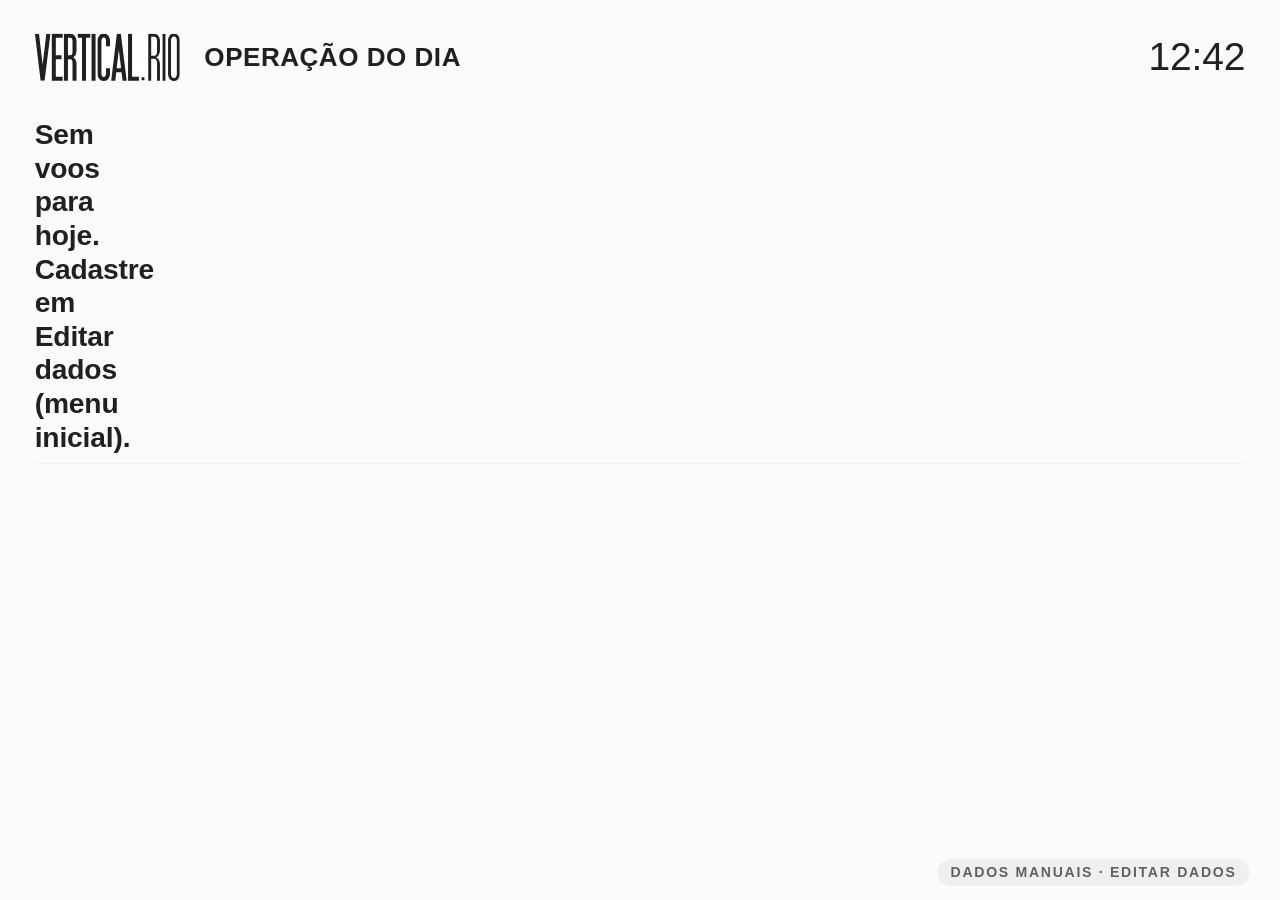
<file: ipad_operacao.html>
<!doctype html><html lang="pt-BR"><head><meta charset="utf-8"><meta name="viewport" content="width=1180,user-scalable=no"><title>Vertical Rio Hub | Operação</title>
<link rel="stylesheet" href="assets/base.css">
<style>
html,body{width:1180px;height:820px}
header{height:96px;display:flex;align-items:center;justify-content:space-between;padding:0 28px;border-bottom:3px solid var(--tinta)}
.placa-logo{padding:0}.placa-logo img{height:44px}
h1{font-size:30px;letter-spacing:3px}.rel{font-size:40px;font-weight:800;font-variant-numeric:tabular-nums}
#lista{height:724px;overflow-y:auto;padding:8px 28px 60px}
.l{display:grid;grid-template-columns:90px 120px 60px 1fr 86px 330px 150px;align-items:center;gap:16px;height:84px;border-bottom:2px solid var(--linha);font-size:30px;font-weight:700}
.bl{width:60px;height:44px;border-radius:8px;box-shadow:inset 0 0 0 2px rgba(0,0,0,.25)}
.rt{font-size:22px;font-weight:500;color:#555}.pax{font-size:24px;color:#555}
.bt{height:68px;border-radius:14px;border:3px solid var(--tinta);font-size:22px;font-weight:800;letter-spacing:1px;color:var(--tinta);cursor:pointer}
.an{height:68px;border-radius:14px;border:3px solid var(--tinta);background:var(--tinta);color:#fff;font-size:20px;font-weight:800;letter-spacing:1px;cursor:pointer}.nota{font-size:18px;color:var(--ok);font-weight:700;grid-column:4/8;margin-top:-10px}
.l.comnota{height:130px}.l{min-height:84px;height:auto!important;padding:8px 0}.ord{font-size:14px;font-weight:600;color:var(--suave);letter-spacing:.02em}.pend{color:#b06000}.pax small{font-size:14px;font-weight:500}
#dlg{position:fixed;inset:0;background:rgba(35,31,32,.6);display:none;align-items:center;justify-content:center;z-index:50}
#dlg.on{display:flex}
.cx{background:#fff;border-radius:22px;padding:44px;width:760px;text-align:center}
.cx p{font-size:36px;font-weight:800;line-height:1.3;margin-bottom:36px}
.cx .bts{display:flex;gap:24px}.cx button{flex:1;height:96px;border-radius:16px;font-size:32px;font-weight:800;border:3px solid var(--tinta);background:#fff;cursor:pointer}
.cx .sim{background:var(--tinta);color:#fff}
.toast{position:fixed;left:50%;bottom:30px;transform:translateX(-50%);background:var(--ok);color:#fff;font-size:24px;font-weight:800;padding:18px 30px;border-radius:14px;display:none}
.amostra{bottom:8px;font-size:13px}

header{height:96px;border-bottom:none;padding:0 32px}
h1{font-size:24px;font-weight:600;letter-spacing:.02em}.rel{font-size:36px;font-weight:300}
#lista{padding:0 32px 60px}
.l{border-bottom:1px solid #f0f0f3;font-weight:600;font-size:26px}
.bl{border-radius:12px;box-shadow:none}
.bt{border:none;border-radius:16px;font-size:19px;font-weight:600;letter-spacing:.02em;transition:transform .15s,background .3s}
.bt:active,.an:active{transform:scale(.97)}
.an{border:none;border-radius:16px;font-size:17px;font-weight:600;letter-spacing:.06em;background:var(--tinta)}
#dlg{background:rgba(20,20,22,.35);backdrop-filter:blur(6px)}
.cx{border-radius:28px;box-shadow:0 30px 80px rgba(0,0,0,.25);animation:entra .25s ease}
.cx p{font-size:30px;font-weight:600}
.cx button{border:none;background:var(--card);border-radius:16px;font-size:26px;font-weight:600}
.cx .sim{background:var(--tinta)}
.toast{border-radius:999px;font-size:20px;font-weight:600;background:rgba(35,31,32,.92);box-shadow:0 12px 40px rgba(0,0,0,.2)}
.nota{color:#2e7d4f;font-weight:500}
.pk{cursor:pointer}.bl.pk:active{transform:scale(.94)}
#pkd{position:fixed;inset:0;background:rgba(20,20,22,.35);backdrop-filter:blur(6px);display:none;align-items:center;justify-content:center;z-index:120}#pkd.on{display:flex}
#pkd .cx{width:560px;padding:36px}#pkd p{font-size:26px;margin-bottom:16px}#pkd button{display:block;width:100%;height:76px;margin-top:12px;border:none;border-radius:16px;font-size:24px;font-weight:600;letter-spacing:.04em;cursor:pointer;font-family:inherit}#pkd button.at{outline:3px solid var(--tinta)}#pkd button.auto{background:var(--card);color:var(--suave)}

</style></head><body>
<header><div style="display:flex;align-items:center;gap:22px"><a class="placa-logo" href="index.html" title="Voltar ao menu"><img src="assets/logo_vertical_rio.svg" alt="Vertical Rio"></a><h1>OPERAÇÃO DO DIA</h1></div><div class="rel" id="rel"></div></header>
<div id="lista"></div>
<div id="dlg"><div class="cx"><p id="pq"></p><div class="bts"><button id="nao">Cancelar</button><button class="sim" id="sim">Confirmar</button></div></div></div>
<div id="pkd" onclick="if(event.target===this)this.classList.remove('on')"><div class="cx"><p id="pkt"></p><div id="pko"></div></div></div>
<div class="toast" id="toast"></div>
<div class="amostra">DADOS DE EXEMPLO</div>
<script>// sempre a versao mais nova (o GitHub Pages guarda cache por 10 min)
var _t=Date.now();document.write('<script src="assets/manual.js?t='+_t+'"><\/script><script src="assets/dados.js?t='+_t+'"><\/script>')</script>
<script>
const ORDEM=STATUS;
const BG={'CONFIRMADO':'#e6f4ea','CHECK-IN ABERTO':'#f0f0f3','BRIEFING DE SEGURANÇA':'#e3eefc','EQUIPANDO':'#fdebdc','EMBARQUE':'#fdf3c4'};
const agora=agoraRio();setInterval(()=>document.getElementById('rel').textContent=fmtHM(agoraRio()),10000);
const ov=()=>JSON.parse(localStorage.getItem('vrhub_status')||'{}');
const notas=JSON.parse(localStorage.getItem('vrhub_notas')||'{}');
const st=v=>{const s=ov()[v.voo]||statusDe(v,agora);return s==='DECOLOU'?'EMBARQUE':s};
document.getElementById('rel').textContent=fmtHM(agora);
let pend=null;
function render(){document.getElementById('lista').innerHTML=VOOS.map(v=>{const s=st(v);return `<div class="l ${notas[v.voo]?'comnota':''}"><span>${v.hora}</span><span class="falta">${v.voo.replace('VR','VR ')}</span><span class="bl pk" onclick="abrePuls('${v.voo}')" style="background:${PULSEIRAS[v.pulseira]}"></span><span><span class="falta pk" onclick="abrePuls('${v.voo}')">${v.pulseira}${v.pulsManual?' ✎':''}</span><br><span class="rt">${ROTEIROS[v.rot].nome}</span><br><span class="ord">${v.bookings.map(b=>b.status==='CONFIRMED'?b.order:`<span class="pend">${b.order} ${b.status.replace('_',' ')}</span>`).join(' · ')}</span></span><span class="pax">${v.pax} pax<br><small>${v.bookings.length} res.${v.livres!=null?` · ${v.livres} livres`:''}</small></span><button class="bt" style="background:${BG[s]}" onclick="pedir('${v.voo}')">${s}</button><button class="an" onclick="anunciar('${v.voo}')">ANUNCIAR</button>${notas[v.voo]?`<span class="nota">${notas[v.voo]}</span>`:''}</div>`}).join('')}
function pedir(voo){const v=VOOS.find(x=>x.voo===voo);const i=ORDEM.indexOf(st(v));const prox=ORDEM[(i+1)%ORDEM.length];pend={voo,prox};
 pend.tipo='status';document.getElementById('pq').textContent=`Confirmar mudança do voo ${voo.replace('VR','VR ')} para ${prox}?`;document.getElementById('dlg').classList.add('on')}
document.getElementById('nao').onclick=()=>{pend=null;document.getElementById('dlg').classList.remove('on')};
document.getElementById('sim').onclick=()=>{
 if(pend.tipo==='status'){const o=ov();o[pend.voo]=pend.prox;localStorage.setItem('vrhub_status',JSON.stringify(o))} // so atualiza as TVs, sem anuncio
 else{const v=VOOS.find(x=>x.voo===pend.voo);notas[pend.voo]=`Anúncio enviado à Central de Avisos (simulação): ${st(v)}`;localStorage.setItem('vrhub_notas',JSON.stringify(notas));
  const t=document.getElementById('toast');t.textContent=`${pend.voo}: anúncio enviado à Central de Avisos (simulação)`;t.style.display='block';setTimeout(()=>t.style.display='none',4000);if(!param('demo'))location.href=`central_avisos.html?voo=${encodeURIComponent(v.voo)}&pulseira=${encodeURIComponent(v.pulseira)}&status=${encodeURIComponent(st(v))}&hora=${encodeURIComponent(v.hora)}`}
 document.getElementById('dlg').classList.remove('on');pend=null;render()};
function anunciar(voo){const v=VOOS.find(x=>x.voo===voo);pend={voo,tipo:'anuncio'};
 document.getElementById('pq').textContent=`Anunciar o voo ${voo.replace('VR','VR ')} (pulseira ${v.pulseira}, ${st(v)}) na Central de Avisos?`;document.getElementById('dlg').classList.add('on')}
// troca da cor da pulseira (mesmo armazenamento da TV escritorio)
let pkVoo=null;function abrePuls(voo){pkVoo=voo;const v=VOOS.find(x=>x.voo===voo);document.getElementById('pkt').textContent=`Pulseira do voo ${voo.replace('VR','VR ')} (${v.hora})`;document.getElementById('pko').innerHTML=PULS_ORDEM.map(c=>`<button class="${c===v.pulseira?'at':''}" style="background:${PULSEIRAS[c]};color:${c==='PRETA'||c==='VERDE'?'#fff':'var(--tinta)'}" onclick="escolhePuls('${c}')">${c}</button>`).join('')+`<button class="auto" onclick="escolhePuls(null)">AUTOMÁTICO (rodízio)</button><button class="auto" onclick="document.getElementById('pkd').classList.remove('on')">Cancelar</button>`;document.getElementById('pkd').classList.add('on')}
function escolhePuls(c){const v=VOOS.find(x=>x.voo===pkVoo),i=VOOS.indexOf(v);setPulseira(pkVoo,c);v.pulseira=c||PULS_ORDEM[i%4];v.pulsManual=!!c;document.getElementById('pkd').classList.remove('on');render()}
window.addEventListener('storage',render);render();if(!VOOS.length)document.getElementById('lista').innerHTML='<div class="l">Sem voos para hoje. Cadastre em Editar dados (menu inicial).</div>';
marcaOrigem(['Pulseira: rodízio automático do hub; toque na pulseira para trocar (vale neste aparelho)','Código do voo (VR101, VR102…): gerado pelo hub, a Rezdy só tem horário e produto','Status do voo: automático pelo horário + ajuste manual no iPad']);
if(param('demo')){localStorage.clear();for(const k in notas)delete notas[k];render();setTimeout(()=>{const d=param('demo');if(d==='dialogo')pedir('VR104');if(d==='anunciar'||d==='anunciado')anunciar('VR102');if(d==='anunciado')document.getElementById('sim').click()},50)}
</script></body></html>
</file>
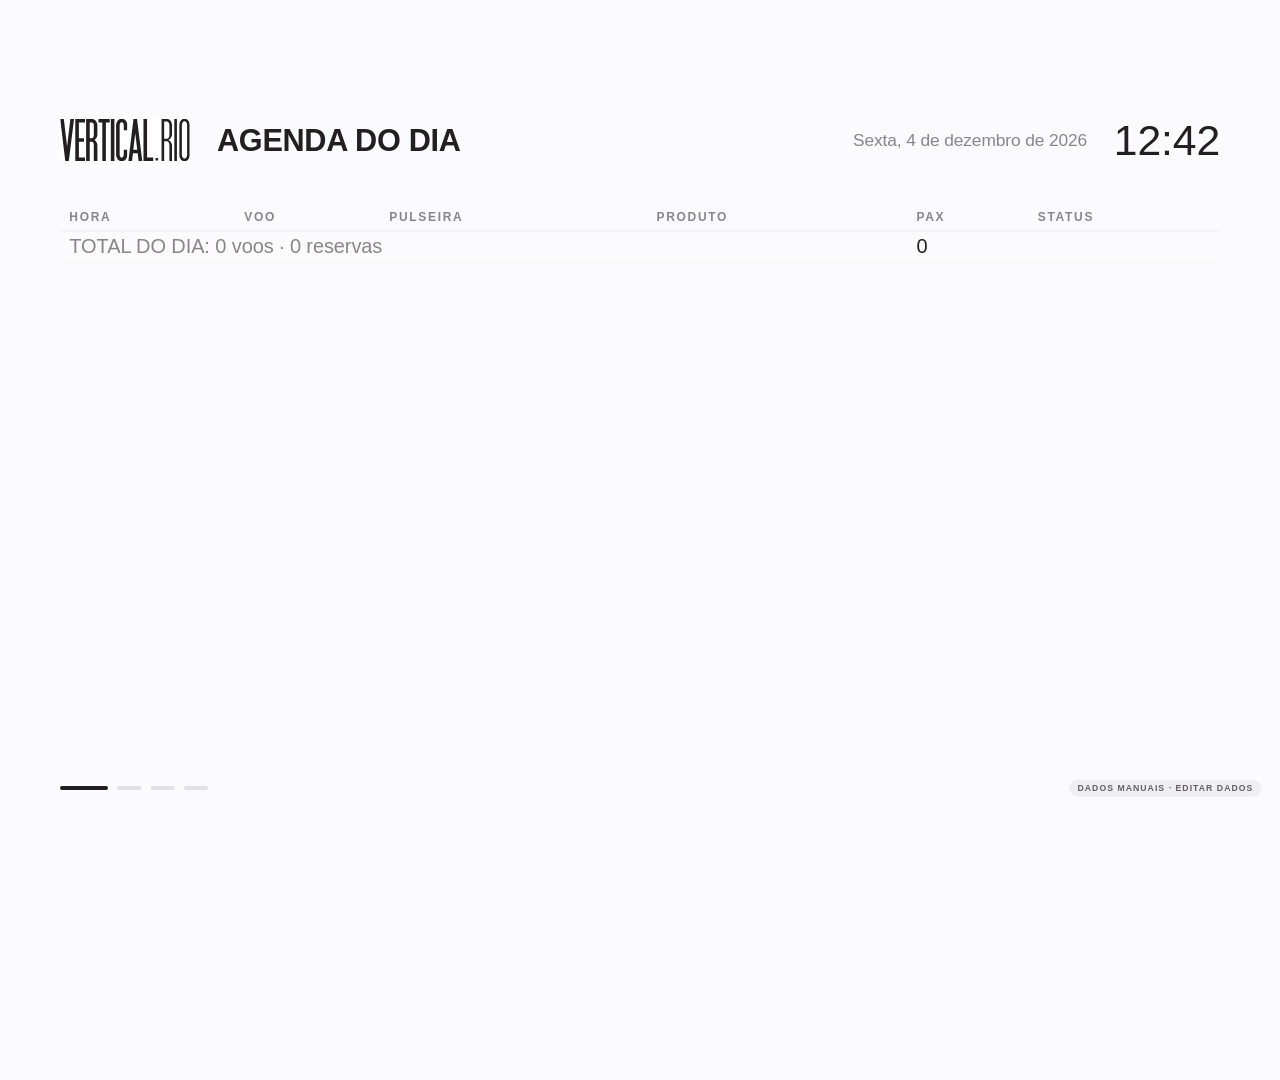
<file: tv_escritorio.html>
<!doctype html><html lang="pt-BR"><head><meta charset="utf-8"><title>Vertical Rio Hub | TV Escritório</title>
<link rel="stylesheet" href="assets/base.css">
<style>
header{height:140px;display:flex;align-items:center;justify-content:space-between;padding:0 70px;border-bottom:4px solid var(--tinta)}
.placa-logo{padding:0}.placa-logo img{height:64px}
h1{font-size:56px;letter-spacing:4px}.rel{font-size:72px;font-weight:800;font-variant-numeric:tabular-nums}
.tela{display:none;padding:40px 70px;height:870px}.tela.on{display:block}
.dots{position:fixed;bottom:22px;left:70px;display:flex;gap:14px}.dots i{width:90px;height:10px;background:var(--linha);border-radius:5px}.dots i.on{background:var(--tinta)}
table{width:100%;border-collapse:collapse;font-size:38px}th{text-align:left;font-size:26px;color:var(--suave);letter-spacing:3px;padding:8px 14px;border-bottom:3px solid var(--tinta)}
td{padding:6px 14px;border-bottom:2px solid var(--linha);font-weight:700}
.bl{display:inline-block;width:70px;height:40px;border-radius:7px;vertical-align:middle;margin-right:16px;box-shadow:inset 0 0 0 2px rgba(0,0,0,.2)}
.chip{padding:4px 18px;border-radius:8px;font-size:30px;letter-spacing:2px}
.sem{display:inline-block;width:38px;height:38px;border-radius:50%;vertical-align:middle;margin-right:12px}
.cl{display:grid;grid-template-columns:1.25fr 1fr;gap:60px}
.sm{display:grid;grid-template-columns:repeat(7,1fr);gap:14px;margin-top:20px}.dia{border:3px solid var(--linha);border-radius:14px;padding:18px;text-align:center;font-size:28px;font-weight:700}.dia b{display:block;font-size:44px;margin:8px 0}
.aviso{margin-top:28px;font-size:30px;font-weight:700;background:#fff6cc;border-left:10px solid var(--atencao);padding:18px 24px}
.kpis{display:grid;grid-template-columns:repeat(3,1fr);gap:40px;margin-top:20px}
.k{border:4px solid var(--tinta);border-radius:20px;padding:40px}.k span{font-size:32px;color:var(--suave);font-weight:700;letter-spacing:2px}.k b{display:block;font-size:150px;line-height:1.05;font-weight:900}.k small{font-size:30px;font-weight:600}
.barra{margin-top:50px;font-size:30px;font-weight:700}.trilho{display:flex;gap:6px;margin-top:16px}.trilho div{flex:1;height:70px;background:var(--linha);border-radius:8px;display:flex;align-items:center;justify-content:center;font-size:24px}.trilho .at{background:var(--tinta);color:#fff}.trilho .ok{background:#cfcdcd}
h2{font-size:40px;letter-spacing:3px;margin-bottom:18px}

header{height:150px;border-bottom:none;padding:0 90px}
h1{font-size:46px;font-weight:600;letter-spacing:-.01em}.rel{font-size:64px;font-weight:300}
.tela{padding:20px 90px;animation:entra .6s ease}
th{border-bottom:1px solid var(--linha);font-size:18px;font-weight:600;letter-spacing:.14em;color:var(--suave);padding:10px 14px}
td{border-bottom:1px solid #f0f0f3;font-weight:500}
.bl{border-radius:10px;box-shadow:none;width:56px;height:34px}
.chip{border-radius:999px;font-size:22px;font-weight:600;letter-spacing:.04em;padding:6px 18px}
.sem{width:22px;height:22px}
.dia{border:none;background:var(--card);border-radius:22px;font-weight:500;font-size:24px}.dia b{font-weight:600;font-size:40px}
.aviso{background:transparent;border-left:none;padding:0;color:var(--suave);font-weight:500;font-size:24px}
.k{border:none;background:var(--card);border-radius:28px;padding:48px}.k span{font-size:22px;letter-spacing:.14em;font-weight:600}.k b{font-weight:700;letter-spacing:-.03em}.k small{color:var(--suave);font-weight:500}
.barra{font-size:20px;letter-spacing:.14em;color:var(--suave);font-weight:600}
.trilho div{border-radius:14px;background:var(--card);color:var(--suave);font-weight:500}.trilho .ok{background:#e8e8ed}.trilho .at{background:var(--tinta);color:#fff}
.dots{left:90px;bottom:30px}.dots i{width:36px;height:6px;background:#e0e0e5;transition:all .4s}.dots i.on{width:72px;background:var(--tinta)}
h2{font-size:20px;letter-spacing:.14em;color:var(--suave);font-weight:600}
.hd{display:flex;align-items:center;gap:40px}.dt{font-size:26px;color:var(--suave);font-weight:500}
.dots i{cursor:pointer}
.dias{display:grid;grid-template-columns:repeat(7,1fr);gap:16px;height:820px}.cdia{background:var(--card);border-radius:22px;padding:20px 18px;overflow:hidden}
.ct{font-size:26px;font-weight:700;text-transform:capitalize}.cr{font-size:17px;color:var(--suave);margin:4px 0 12px;font-weight:500}
.cv{background:#fff;border-radius:12px;padding:8px 12px;margin-top:8px;display:grid;grid-template-columns:auto 1fr;column-gap:10px;align-items:baseline}.cv b{font-size:22px;font-weight:700;font-variant-numeric:tabular-nums}.cv span{font-size:16px;font-weight:500}.cv em{grid-column:1/-1;font-style:normal;font-size:14px;color:var(--suave)}.cv.vazio{display:block;color:var(--suave);font-size:16px;background:none;padding-left:0}
.pb{border:none;background:none;cursor:pointer;font:inherit;display:inline-flex;align-items:center;padding:4px 8px;border-radius:12px}.pb:hover{outline:2px solid var(--tinta)}
.stb{border:none;cursor:pointer;font-family:inherit;color:var(--tinta)}.stb:hover{outline:2px solid var(--tinta)}
#menu{position:fixed;inset:0;background:rgba(20,20,22,.35);backdrop-filter:blur(6px);display:none;align-items:center;justify-content:center;z-index:100}#menu.on{display:flex}
#menu .cx{background:#fff;border-radius:28px;padding:40px;width:640px;box-shadow:0 30px 80px rgba(0,0,0,.25);animation:entra .25s ease}#menu h3{font-size:30px;font-weight:600;margin-bottom:20px}
#menu button{display:block;width:100%;height:72px;margin-top:12px;border:none;border-radius:16px;font-size:24px;font-weight:600;letter-spacing:.04em;cursor:pointer;font-family:inherit;color:var(--tinta)}#menu button.at{outline:3px solid var(--tinta)}#menu button.auto{background:var(--card);color:var(--suave)}

</style></head><body>
<header><div style="display:flex;align-items:center;gap:40px"><a class="placa-logo" href="index.html" title="Voltar ao menu"><img src="assets/logo_vertical_rio.svg" alt="Vertical Rio"></a><h1 id="tt"></h1></div><div class="hd"><div class="dt" id="dt"></div><div class="rel" id="rel"></div></div></header>
<section class="tela" id="t0"><table><thead><tr><th>HORA</th><th>VOO</th><th>PULSEIRA</th><th>PRODUTO</th><th>PAX</th><th>STATUS</th></tr></thead><tbody id="ag"></tbody></table></section>
<section class="tela" id="t1"><div class="cl"><div><h2>HOJE: VOOS x CLIMA</h2><table><thead><tr><th>HORA</th><th>VOO</th><th>CONDIÇÃO</th><th>VENTO</th><th>VISIB.</th></tr></thead><tbody id="cv"></tbody></table></div>
<div><h2>SEMANA</h2><div class="sm" id="sm" style="grid-template-columns:1fr 1fr 1fr 1fr"></div>
<div style="margin-top:26px;font-size:28px;font-weight:700"><span class="sem" style="background:#2e9d4f"></span>favorável &nbsp; <span class="sem" style="background:#f5c400"></span>atenção &nbsp; <span class="sem" style="background:#c62828"></span>desfavorável</div><div class="aviso">Indicador de apoio. A decisão de voar é sempre do operador (Helinews).</div></div></div></section>
<section class="tela" id="t2"><div class="kpis" id="kp"></div><div class="barra" id="bt"></div><div class="trilho" id="tr"></div></section>
<div id="menu" onclick="if(event.target===this)fechaMenu()"><div class="cx"><h3 id="mt"></h3><div id="mo"></div><button class="auto" onclick="fechaMenu()">Cancelar</button></div></div>
<section class="tela" id="t3"><div class="dias" id="dias"></div></section>
<div class="dots"><i onclick="vai(0)"></i><i onclick="vai(1)"></i><i onclick="vai(2)"></i><i onclick="vai(3)"></i></div>
<div class="amostra">DADOS DE EXEMPLO</div>
<script>// sempre a versao mais nova (o GitHub Pages guarda cache por 10 min)
var _t=Date.now();document.write('<script src="assets/manual.js?t='+_t+'"><\/script><script src="assets/dados.js?t='+_t+'"><\/script>')</script>
<script>
const agora=agoraRio();document.getElementById('rel').textContent=fmtHM(agora);setInterval(()=>document.getElementById('rel').textContent=fmtHM(agoraRio()),10000);setTimeout(()=>location.reload(),5*60*1000);const T=['AGENDA DO DIA','CLIMA E VOOS','INDICADORES DO MÊS','PRÓXIMOS DIAS'];document.getElementById('dt').textContent=dataLonga();
const SBG={'CONFIRMADO':'#e6f4ea','CHECK-IN ABERTO':'#f0f0f3','BRIEFING DE SEGURANÇA':'#e3eefc','EQUIPANDO':'#fdebdc','EMBARQUE':'#fdf3c4','DECOLOU':'#e6f4ea'};
const ovr=()=>{try{return JSON.parse(localStorage.getItem('vrhub_status')||'{}')}catch(e){return{}}};
let L=[];const esc=s=>String(s).replace(/[&<>"]/g,c=>({'&':'&amp;','<':'&lt;','>':'&gt;','"':'&quot;'})[c]);
// agenda: clique no status para mudar manualmente
function renderAgenda(){const o=ovr(),ag=agoraRio();L=VOOS.map(v=>({...v,st:o[v.voo]||statusDe(v,ag),manual:!!o[v.voo]}));
document.getElementById('ag').innerHTML=L.map(v=>`<tr><td>${v.hora}</td><td>${FALTA(v.voo)}</td><td><button class="pb" onclick="abrePuls('${v.voo}')"><span class="bl" style="background:${PULSEIRAS[v.pulseira]}"></span>${FALTA(v.pulseira+(v.pulsManual?' ✎':''))}</button></td><td style="font-weight:500">${v.prod}</td><td>${v.pax} <small style="font-size:20px;color:var(--suave);font-weight:500">${v.bookings.length} res.</small></td><td><button class="chip stb" onclick="abreMenu('${v.voo}')" style="background:${SBG[v.st]}">${v.st}${v.manual?' ✎':''}</button></td></tr>`).join('')+`<tr><td colspan=4 style="color:#8a8687">TOTAL DO DIA: ${L.length} voos · ${L.reduce((a,v)=>a+v.bookings.length,0)} reservas</td><td>${L.reduce((a,v)=>a+v.pax,0)}</td><td></td></tr>`;}
renderAgenda();setInterval(renderAgenda,30000);window.addEventListener('storage',e=>{if(e.key==='vrhub_status')renderAgenda()});
let menuVoo=null;function abreMenu(voo){menuVoo=voo;const v=L.find(x=>x.voo===voo);document.getElementById('mt').textContent=`${voo} · ${v.hora}`;document.getElementById('mo').innerHTML=STATUS_TODOS.map(s=>`<button style="background:${SBG[s]}" class="${s===v.st?'at':''}" onclick="escolhe('${s}')">${s}</button>`).join('')+`<button class="auto" onclick="escolhe(null)">AUTOMÁTICO (pelo horário)</button>`;document.getElementById('menu').classList.add('on')}
function abrePuls(voo){menuVoo=voo;const v=VOOS.find(x=>x.voo===voo);document.getElementById('mt').textContent=`${voo} · ${v.hora} · pulseira`;document.getElementById('mo').innerHTML=PULS_ORDEM.map(c=>`<button class="${c===v.pulseira?'at':''}" style="background:${PULSEIRAS[c]};color:${c==='PRETA'||c==='VERDE'?'#fff':'var(--tinta)'}" onclick="escolhePuls('${c}')">${c}</button>`).join('')+`<button class="auto" onclick="escolhePuls(null)">AUTOMÁTICO (rodízio)</button>`;document.getElementById('menu').classList.add('on')}
function escolhePuls(c){const v=VOOS.find(x=>x.voo===menuVoo),i=VOOS.indexOf(v);setPulseira(menuVoo,c);v.pulseira=c||PULS_ORDEM[i%4];v.pulsManual=!!c;fechaMenu();renderAgenda()}
function escolhe(s){setStatus(menuVoo,s);fechaMenu();renderAgenda()}function fechaMenu(){document.getElementById('menu').classList.remove('on');menuVoo=null}
document.querySelector('#t0 table').style.fontSize='30px';
const CLIMA_TX={verde:'FAVORÁVEL',amarelo:'ATENÇÃO',vermelho:'DESFAVORÁVEL'};
document.getElementById('cv').innerHTML=L.map(v=>{const c=v.clima||{};return `<tr><td>${v.hora}</td><td>${FALTA(v.voo)}</td><td>${c.cond?`<span class="sem" style="background:${SEM_COR[c.cond]}"></span>${CLIMA_TX[c.cond]}`:FALTA('SEM DADOS')}</td><td>${c.vento?esc(c.vento):FALTA('—')}</td><td>${c.vis?esc(c.vis):FALTA('—')}</td></tr>`}).join('')||`<tr><td colspan=5>Sem voos hoje</td></tr>`;
document.querySelector('#t1 table').style.fontSize='26px';
document.getElementById('sm').innerHTML=`<div class="dia" style="grid-column:1/-1">${FALTA('PREVISÃO DA SEMANA: NÃO VEM DA REZDY')}</div>`;
const f=faixa(HORAS_MES),i=HELINEWS.indexOf(f);
document.getElementById('kp').innerHTML=`<div class="k"><span>VOOS EXECUTADOS</span><b>${VOOS_MES}</b><small>no mês de ${mesNome()} · ${_R.mes.pax} pax</small></div><div class="k"><span>HORAS VOADAS</span><b>${HORAS_MES.toLocaleString('pt-BR')}</b><small>horas no mês <span class="falta">(estimado)</span></small></div><div class="k"><span>FAIXA HELINEWS ATUAL</span><b style="font-size:110px;margin:20px 0">${f[3]}</b><small>faltam ${(Math.min(...[f[1]+1])-HORAS_MES).toLocaleString('pt-BR')} h para a próxima faixa</small></div>`;
document.getElementById('bt').textContent='PROGRESSO NAS FAIXAS DE HORAS DO MÊS';
document.getElementById('tr').innerHTML=HELINEWS.map((x,j)=>`<div class="${j<i?'ok':j===i?'at':''}">${x[3]}</div>`).join('');
marcaOrigem(['Pulseira: rodízio automático do hub; clique na pulseira para trocar (vale neste navegador)','Código do voo (VR101, VR102…): gerado pelo hub, a Rezdy só tem horário e produto','Status do voo: automático pelo horário; clique no status para mudar (vale neste navegador)','Clima (condição, vento, visibilidade, previsão da semana)','Horas voadas: estimadas pela duração do produto, não pelo tempo real de voo']);
// proximos 7 dias (Rezdy): um cartao por dia com horarios, produto e pax
(function(){const P=_R.proximos||[],dias=[];for(let k=1;k<=7;k++){const d=new Date(DIA_REF.getTime()+k*864e5);dias.push(d.toISOString().slice(0,10))}
 document.getElementById('dias').innerHTML=dias.map(d=>{const vs=P.filter(v=>v.data===d),dd=new Date(d+'T12:00:00-03:00');
  const tit=dd.toLocaleDateString('pt-BR',{weekday:'short',day:'2-digit',month:'2-digit',timeZone:'America/Sao_Paulo'}).replace('.','').replace(',','');
  return `<div class="cdia"><div class="ct">${tit}</div><div class="cr">${vs.length} voos · ${vs.reduce((a,v)=>a+v.pax,0)} pax</div>`+
   (vs.map(v=>`<div class="cv"><b>${v.hora}</b><span>${[...new Set(v.produtos.map(nomeProduto))].join(' + ')}</span><em>${v.pax} pax · ${v.bookings.length} res.</em></div>`).join('')||'<div class="cv vazio">Sem reservas</div>')+'</div>'}).join('')})();
let n=+(param('tela')||0);function show(){document.querySelectorAll('.tela').forEach((s,j)=>s.classList.toggle('on',j===n));document.querySelectorAll('.dots i').forEach((d,j)=>d.classList.toggle('on',j===n));document.getElementById('tt').textContent=T[n]}
show();if(param('tela')===null)setInterval(()=>{if(menuVoo)return;n=(n+1)%T.length;show()},20000);
function vai(j){n=j;show()} // clique nos tracinhos de baixo troca de tela
</script></body></html>
</file>
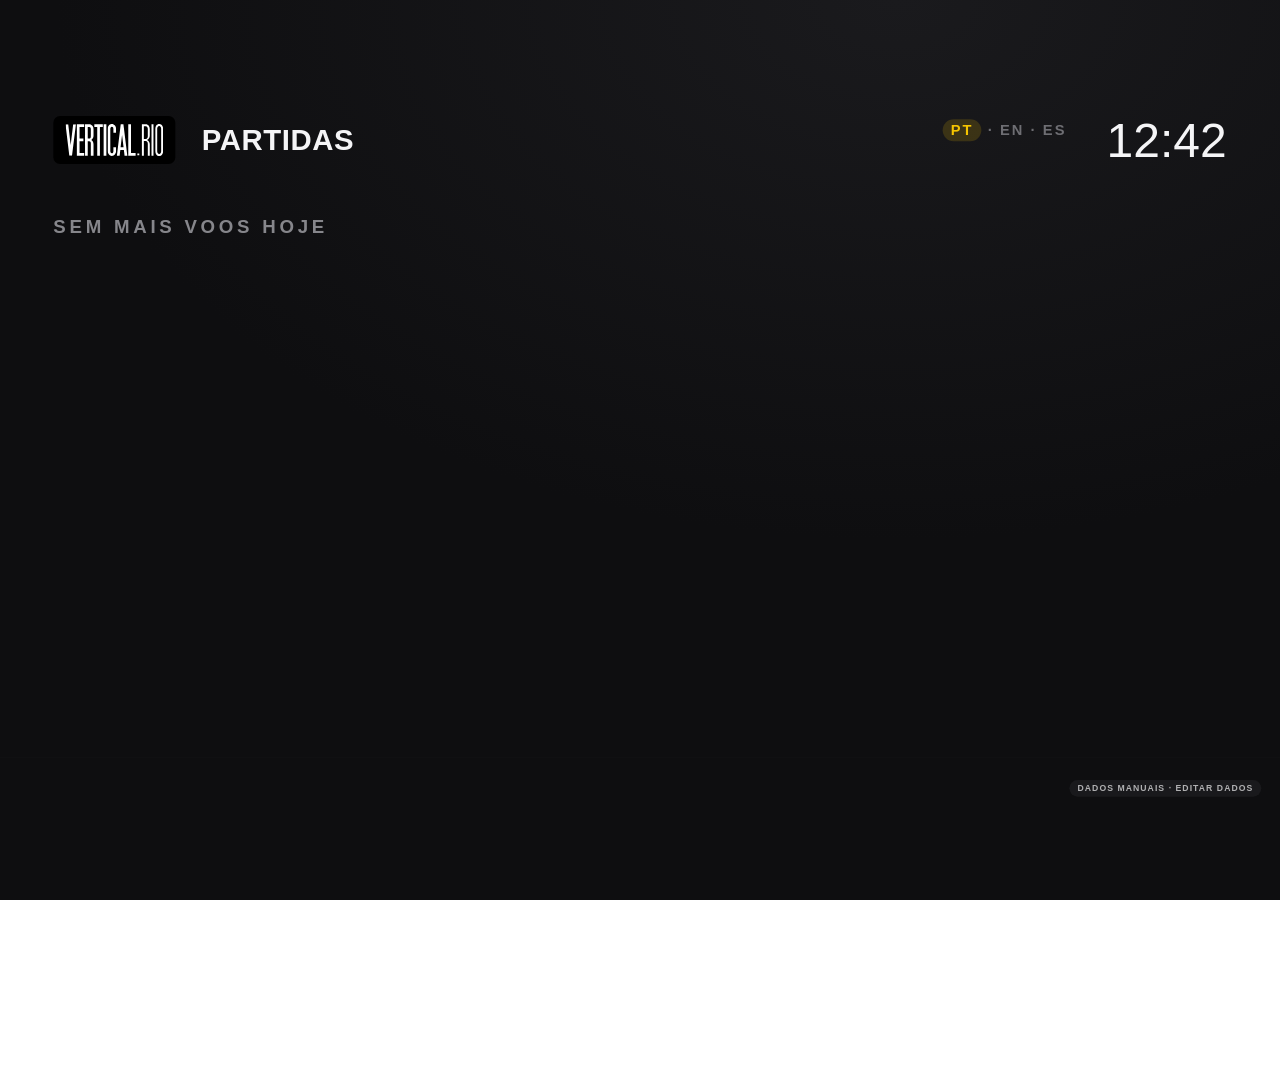
<file: tv_sala_espera.html>
<!doctype html><html lang="pt-BR"><head><meta charset="utf-8"><title>Vertical Rio Hub | TV Sala de Espera</title>
<link rel="stylesheet" href="assets/base.css">
<style>
body{background:var(--board);color:var(--flapTxt)}
header{height:150px;display:flex;align-items:center;justify-content:space-between;padding:0 60px;border-bottom:4px solid #000}
.tit{font-size:54px;font-weight:800;letter-spacing:6px}.tit small{display:block;font-size:26px;font-weight:500;color:#b9b4b0;letter-spacing:4px}
.relogio{font-size:84px;font-weight:800;font-variant-numeric:tabular-nums;letter-spacing:4px}
.cab,.linha{display:grid;grid-template-columns:250px 250px 240px 1fr;align-items:center;padding:0 60px;column-gap:40px}
.cab{height:70px;font-size:28px;font-weight:700;color:#b9b4b0;letter-spacing:4px}.cab span small{font-weight:400;font-size:20px;margin-left:10px;color:#7d7875}
.linha{height:96px;border-top:2px solid #000}
.flaps{display:flex;gap:4px}.en{font-size:22px;color:#b9b4b0;letter-spacing:3px;margin-top:4px;height:26px}.trad{font-size:18px;color:#7d7875;letter-spacing:1px}
.c{width:44px;height:66px;background:var(--flap);border-radius:5px;position:relative;font-size:48px;font-weight:800;display:flex;align-items:center;justify-content:center;font-family:"DejaVu Sans Mono",Menlo,Consolas,monospace;box-shadow:inset 0 -2px 0 #000}
.c::after{content:"";position:absolute;left:0;right:0;top:50%;height:2px;background:#0b0a0a}
.c.flip{animation:flip .09s linear}
@keyframes flip{0%{transform:scaleY(1)}50%{transform:scaleY(.15)}100%{transform:scaleY(1)}}
.pcell{display:flex;align-items:center;gap:20px}
.bloco{width:110px;height:76px;border-radius:6px;transition:background .6s;box-shadow:inset 0 0 0 3px rgba(0,0,0,.35)}
.rodape{position:absolute;bottom:0;left:0;right:0;height:72px;background:#000;display:flex;align-items:center;padding:0 60px;font-size:28px;color:#d8d4d0;letter-spacing:1px}
/* modo poucos */
#poucos{display:none;position:absolute;top:150px;left:0;right:0;bottom:72px;padding:50px 80px}
body.poucos #quadro{display:none}body.poucos #poucos{display:grid;grid-template-columns:1fr 640px;gap:60px}
.rot{font-size:40px;letter-spacing:8px;color:#b9b4b0;font-weight:700}
.vgrande{font-size:180px;font-weight:900;line-height:1;letter-spacing:6px;margin:10px 0 0}
.hgrande{font-size:64px;font-weight:700;margin-top:8px}
.cd{margin-top:46px}.cdnum{font-size:190px;font-weight:900;font-variant-numeric:tabular-nums;line-height:1;color:#f5c400}
.pulsGrande{border-radius:28px;display:flex;flex-direction:column;justify-content:flex-end;padding:40px;height:100%;box-shadow:inset 0 0 0 8px rgba(0,0,0,.25)}
.pulsGrande b{font-size:84px;font-weight:900;color:#231F20;background:rgba(255,255,255,.85);padding:6px 24px;border-radius:12px;align-self:flex-start}
.pulsGrande span{font-size:38px;font-weight:700;color:#231F20;background:rgba(255,255,255,.85);padding:6px 24px;border-radius:12px;align-self:flex-start;margin-top:14px}
.depois{margin-top:40px;font-size:36px;color:#d8d4d0}.depois .bl{display:inline-block;width:46px;height:30px;border-radius:5px;vertical-align:-4px;margin:0 12px}
.idi{font-size:34px;font-weight:800;letter-spacing:3px;color:#5d5856}.idi b{color:#141213;background:#f5c400;padding:2px 12px;border-radius:6px}.idi small{display:block;font-size:18px;font-weight:500;color:#9a9592;letter-spacing:1px;text-align:right;margin-top:6px;min-height:22px}

body{background:radial-gradient(1400px 900px at 70% 0%,#1a1a1d 0%,#0e0e10 60%)}
header{height:150px;border-bottom:none;padding:0 80px}
.tit{font-size:44px;font-weight:600;letter-spacing:.02em}
.relogio{font-size:72px;font-weight:300;letter-spacing:0}
.idi{font-size:22px;font-weight:600;letter-spacing:.14em;color:#6e6e73}.idi b{background:rgba(245,196,0,.16);color:#f5c400;padding:4px 12px;border-radius:999px}.idi small{font-size:14px;color:#6e6e73;letter-spacing:.04em}
.cab{height:60px;padding:0 80px;font-size:20px;font-weight:600;letter-spacing:.16em;color:#6e6e73}
.cab,.linha{padding:0 80px;grid-template-columns:240px 240px 220px 1fr}
.linha{border-top:none;height:96px}
.c{background:linear-gradient(#232326 0 50%,#1c1c1e 50% 100%);border-radius:7px;box-shadow:0 1px 0 rgba(255,255,255,.04) inset,0 2px 6px rgba(0,0,0,.35);font-family:-apple-system,"SF Pro Display",Inter,Roboto,sans-serif;font-weight:600;color:#f5f5f7;perspective:400px}
.c::after{background:rgba(0,0,0,.55);height:1px}
.c.flip{animation:flip .12s cubic-bezier(.4,0,.2,1)}
@keyframes flip{0%{transform:rotateX(0)}50%{transform:rotateX(70deg);filter:brightness(.7)}100%{transform:rotateX(0)}}
.bloco{width:96px;height:64px;border-radius:14px;box-shadow:none}
.rodape{background:transparent;height:80px;padding:0 80px;font-size:24px;color:#a1a1a6;border-top:1px solid rgba(255,255,255,.06)}
#poucos{padding:40px 80px 40px;animation:entra .6s ease}
.rot{font-size:28px;letter-spacing:.2em;color:#86868b;font-weight:600}
.vgrande{font-size:190px;font-weight:700;letter-spacing:-.02em;margin-top:6px}
.hgrande{font-size:52px;font-weight:500}
.cdnum{font-size:180px;font-weight:600;color:#f5c400;letter-spacing:-.02em}
.pulsGrande{border-radius:40px;box-shadow:0 30px 80px rgba(0,0,0,.45);padding:44px;transition:background .8s ease}
.pulsGrande b{background:rgba(255,255,255,.92);font-weight:700;font-size:76px;border-radius:18px;padding:8px 28px}
.pulsGrande span{background:rgba(255,255,255,.75);font-size:28px;font-weight:600;letter-spacing:.12em;border-radius:12px}
.depois{font-size:30px;color:#a1a1a6}.depois .bl{border-radius:8px}
.amostra{color:#f5f5f7}
/* logo invertida: branca sobre fundo escuro */
.placa-logo{background:#000}.placa-logo img{filter:brightness(0) invert(1)}
/* order numbers */
body.poucos #poucos{grid-template-columns:1fr 760px}
.prod{font-size:56px;font-weight:600;color:#d8d4d0;margin-top:8px;letter-spacing:.01em}
.info{margin-top:40px;display:flex;flex-direction:column;gap:34px}.stv{font-size:60px;font-weight:600;margin-top:8px;letter-spacing:.01em}.pulv{display:flex;align-items:center;gap:24px;font-size:60px;font-weight:600;margin-top:10px}.pulv .bloco{width:120px;height:72px;border-radius:16px}
.hvoo{font-size:240px;font-weight:700;letter-spacing:-.03em;line-height:1;margin-top:6px;font-variant-numeric:tabular-nums}
.cd{margin-top:40px}.cdnum{font-size:120px}
.ords{background:rgba(255,255,255,.04);border-radius:32px;padding:36px 44px;align-self:start}.lista{margin-top:16px}
.ord{display:flex;align-items:baseline;justify-content:space-between;gap:24px;font-size:44px;font-weight:600;letter-spacing:.04em;padding:14px 0;border-top:1px solid rgba(255,255,255,.08);font-variant-numeric:tabular-nums}.ord:first-child{border-top:none}
.lista.mini .ord{font-size:32px;padding:8px 0}.ord small{font-size:24px;color:#a1a1a6;font-weight:500;letter-spacing:.02em;white-space:nowrap}
.prox{margin-top:22px}.pl{display:flex;align-items:center;gap:16px;font-size:24px;color:#d8d4d0;margin-top:8px;white-space:nowrap}.pl b{font-weight:600}.pl .bl{display:inline-block;width:34px;height:22px;border-radius:6px}.pl em{font-style:normal;font-size:16px;letter-spacing:.12em;color:#86868b}.pl .po{font-size:20px;color:#a1a1a6;overflow:hidden;text-overflow:ellipsis}

</style></head><body>
<header><div style="display:flex;align-items:center;gap:40px"><a class="placa-logo" href="index.html" title="Voltar ao menu"><img src="assets/logo_vertical_rio.svg" alt="Vertical Rio"></a>
<div class="tit" id="tit">PARTIDAS</div></div><div style="display:flex;align-items:center;gap:60px"><div class="idi" id="idi"></div><div class="relogio" id="rel">00:00</div></div></header>
<div id="quadro">
<div class="cab"><span id="hH"></span><span id="hV"></span><span id="hP"></span><span id="hS"></span></div>
<div id="linhas"></div></div>
<div id="poucos"></div>
<div class="rodape" id="rod"></div>
<div class="amostra">DADOS DE EXEMPLO</div>
<script>// sempre a versao mais nova (o GitHub Pages guarda cache por 10 min)
var _t=Date.now();document.write('<script src="assets/manual.js?t='+_t+'"><\/script><script src="assets/dados.js?t='+_t+'"><\/script>')</script>
<script>
// Rotacao de idioma do quadro (segundos). Sobrescreva com ?idioma_seg=N . Fixe um idioma com ?idioma=pt|en|es
const IDIOMA_SEG_PADRAO=5;
const IDIOMA_SEG=Math.max(1,+(param('idioma_seg'))||IDIOMA_SEG_PADRAO);
const IDIOMAS=['pt','en','es'];
let lang=IDIOMAS.includes(param('idioma'))?param('idioma'):'pt';
const TX={
 pt:{res:'RESERVAS',decEm:'DECOLAGEM EM',decAg:'DECOLANDO',tit:'PARTIDAS',h:['HORA','VOO','PULSEIRA','STATUS'],st:s=>s,cor:c=>c,prox:'PRÓXIMO VOO',dec:'Decolagem',embEm:'EMBARQUE EM',embAg:'EMBARQUE AGORA',dep:'Depois',pul:'PULSEIRA',nada:'SEM MAIS VOOS HOJE',rod:'Confira a cor da sua pulseira.',rodEmb:(v,c)=>`Embarque ${v}: pulseira ${c}.`,rodP:c=>`Passageiros com pulseira ${c}, aguardem a chamada.`},
 en:{res:'BOOKINGS',decEm:'DEPARTURE IN',decAg:'DEPARTING NOW',tit:'DEPARTURES',h:['TIME','FLIGHT','WRISTBAND','STATUS'],st:s=>STATUS_EN[s],cor:c=>({PRETA:'BLACK',BRANCA:'WHITE',AMARELA:'YELLOW',VERDE:'GREEN'})[c],prox:'NEXT FLIGHT',dec:'Departure',embEm:'BOARDING IN',embAg:'BOARDING NOW',dep:'Later',pul:'WRISTBAND',nada:'NO MORE FLIGHTS TODAY',rod:'Check your wristband color.',rodEmb:(v,c)=>`Boarding ${v}: ${c} wristband.`,rodP:c=>`${c} wristband passengers, please wait for the call.`},
 es:{res:'RESERVAS',decEm:'DESPEGUE EN',decAg:'DESPEGANDO',tit:'SALIDAS',h:['HORA','VUELO','PULSERA','ESTADO'],st:s=>({'CONFIRMADO':'CONFIRMADO','DECOLOU':'DESPEGÓ','CHECK-IN ABERTO':'CHECK-IN ABIERTO','BRIEFING DE SEGURANÇA':'BRIEFING DE SEGURIDAD','EQUIPANDO':'EQUIPÁNDOSE','EMBARQUE':'EMBARQUE'})[s],cor:c=>({PRETA:'NEGRA',BRANCA:'BLANCA',AMARELA:'AMARILLA',VERDE:'VERDE'})[c],prox:'PRÓXIMO VUELO',dec:'Despegue',embEm:'EMBARQUE EN',embAg:'EMBARQUE AHORA',dep:'Después',pul:'PULSERA',nada:'NO HAY MÁS VUELOS HOY',rod:'Verifique el color de su pulsera.',rodEmb:(v,c)=>`Embarque ${v}: pulsera ${c}.`,rodP:c=>`Pasajeros con pulsera ${c}, esperen el llamado.`}};
const ALF='ABCDEFGHIJKLMNOPQRSTUVWXYZ0123456789-';
const forcar=param('modo')==='poucos';
let agora=agoraRio();
const N=8;const W={hora:5,voo:5,st:21};
const lin=document.getElementById('linhas');
function mkFlaps(n){const d=document.createElement('div');d.className='flaps';for(let i=0;i<n;i++){const c=document.createElement('div');c.className='c';c.textContent=' ';d.appendChild(c)}return d}
const rows=[];for(let i=0;i<N;i++){const r=document.createElement('div');r.className='linha';
 const h=mkFlaps(W.hora),v=mkFlaps(W.voo),pc=document.createElement('div');pc.className='pcell';const b=document.createElement('div');b.className='bloco';pc.append(b);const s=mkFlaps(W.st);
 r.append(h,v,pc,s);lin.appendChild(r);rows.push({h,v,b,s})}
function setFlaps(el,txt,cor){txt=txt.toUpperCase().padEnd(el.children.length,' ');if(param('captura')){[...el.children].forEach((c,i)=>{c.style.color=cor||'';c.textContent=txt[i]});return}[...el.children].forEach((c,i)=>{c.style.color=cor||'';const alvo=txt[i];if(c.textContent===alvo)return;
 let passos=4+Math.floor(Math.random()*8);const t=setInterval(()=>{c.classList.remove('flip');void c.offsetWidth;c.classList.add('flip');
 if(--passos<=0){c.textContent=alvo;clearInterval(t)}else c.textContent=ALF[Math.floor(Math.random()*ALF.length)]},70)})}
function ov(){try{return JSON.parse(localStorage.getItem("vrhub_status")||"{}")}catch(e){return {}}}
function stOf(v){return ov()[v.voo]||statusDe(v,agora)}
function cabecalho(){const t=TX[lang];document.getElementById('tit').textContent=t.tit;['hH','hV','hP','hS'].forEach((id,i)=>document.getElementById(id).textContent=t.h[i]);
 document.getElementById('idi').innerHTML=IDIOMAS.map(l=>l===lang?`<b>${l.toUpperCase()}</b>`:l.toUpperCase()).join(' · ')+`<small>${lang==='pt'?'':'tradução sugerida'}</small>`}
function render(){cabecalho();const t=TX[lang];
 document.getElementById('rel').textContent=fmtHM(agora);
 const futuros=VOOS.map(v=>({...v,st:stOf(v)})).filter(v=>v.st!=='DECOLOU');
 const poucos=true;document.body.classList.toggle('poucos',poucos);
 if(poucos){renderPoucos(futuros);return}
 const vis=futuros.slice(0,N);
 rows.forEach((r,i)=>{const v=vis[i];if(!v){setFlaps(r.h,'');setFlaps(r.v,'');setFlaps(r.s,'');r.b.style.background='transparent';return}
  setFlaps(r.h,v.hora);setFlaps(r.v,v.voo);r.b.style.background=PULSEIRAS[v.pulseira];setFlaps(r.s,t.st(v.st),COR_ST[v.st])});
 const emb=futuros.find(v=>v.st==='EMBARQUE');
 document.getElementById('rod').textContent=emb?t.rodEmb(emb.voo,t.cor(emb.pulseira)):t.rod;
}
// order numbers da Rezdy no proximo voo e nos seguintes
const chipOrd=b=>`<div class="ord"><span>${b.order}</span><small>${b.pax} pax${b.status==='CONFIRMED'?'':' · '+b.status.replace('_',' ')}</small></div>`;
function ordens(v,t){return `<div class="ords"><div class="rot">${t.res} · ${v.bookings.length} · ${v.pax} PAX</div><div class="lista${v.bookings.length>6?' mini':''}">${v.bookings.map(chipOrd).join('')}</div></div>`}
function renderPoucos(f){cabecalho();const t=TX[lang];const el=document.getElementById('poucos');const v=f[0];
 document.getElementById('rod').textContent='';
 if(!v){el.innerHTML=`<div><div class="rot">${t.nada}</div></div>`;return}
 const mk=param('limpo')?'':'falta';
 el.innerHTML=`<div><div class="rot">${t.prox}</div><div class="hvoo">${v.hora}</div><div class="prod">${v.prod}</div>
 <div class="info"><div><div class="rot">${t.h[3]}</div><div class="stv" style="color:${COR_ST[v.st]}">${t.st(v.st)}</div></div>
 <div><div class="rot">${t.pul}</div><div class="pulv"><span class="bloco" style="background:${PULSEIRAS[v.pulseira]};${v.pulseira==='PRETA'?'box-shadow:0 0 0 2px rgba(255,255,255,.35)':''}"></span><span class="${mk}">${t.cor(v.pulseira)}</span></div></div></div></div>
 ${ordens(v,t)}`;
}
marcaOrigem(['Pulseira: cor atribuída em rodízio pelo hub','Status do voo: automático pelo horário ou definido na TV Escritório / iPad']);
setTimeout(()=>location.reload(),5*60*1000); // puxa dados novos da Rezdy
window.addEventListener("storage",e=>{if(e.key==="vrhub_status")render()});
render();
// troca de idioma: quadro inteiro (cabecalhos + status) a cada IDIOMA_SEG
if(!param('idioma'))setInterval(()=>{lang=IDIOMAS[(IDIOMAS.indexOf(lang)+1)%3];render()},IDIOMA_SEG*1000);
// atualizacao simulada: quadro a cada 8s avanca 5 min; modo poucos corre em tempo real
setInterval(()=>{if(document.body.classList.contains('poucos')){agora=agoraRio();renderPoucos(VOOS.map(v=>({...v,st:stOf(v)})).filter(v=>v.st!=='DECOLOU'));document.getElementById('rel').textContent=fmtHM(agora)}},1000);
setInterval(()=>{if(!document.body.classList.contains('poucos')){agora=agoraRio();render()}else if(!forcar){render()}},8000);
</script></body></html>
</file>
<file: assets/base.css>
/* Vertical Rio Hub: base visual (estilo limpo) */
:root{--tinta:#231F20;--fundo:#fbfbfd;--suave:#86868b;--linha:#e8e8ed;--card:#f5f5f7;--ok:#34a853;--atencao:#f5c400;--erro:#d93025;--board:#0e0e10;--flap:#1c1c1e;--flapTxt:#f5f5f7}
*{box-sizing:border-box;margin:0;padding:0}
html,body{width:1920px;height:1080px;overflow:hidden}
body{font-family:-apple-system,BlinkMacSystemFont,"SF Pro Display","SF Pro Text",Inter,"Segoe UI",Roboto,"Helvetica Neue",Arial,sans-serif;color:var(--tinta);background:var(--fundo);-webkit-font-smoothing:antialiased;letter-spacing:-.01em}
.amostra{position:fixed;right:28px;bottom:20px;font-size:13px;letter-spacing:.12em;font-weight:600;padding:5px 12px;border-radius:999px;background:rgba(134,134,139,.14);color:inherit;opacity:.7;z-index:99}
.placa-logo{background:#fff;padding:12px 18px;border-radius:10px;display:inline-flex;align-items:center}
.placa-logo img{height:48px;display:block}
@keyframes entra{from{opacity:0;transform:translateY(8px)}to{opacity:1;transform:none}}
button{font-family:inherit}
a.placa-logo{cursor:pointer;text-decoration:none;transition:opacity .2s}a.placa-logo:hover{opacity:.75}
</file>
